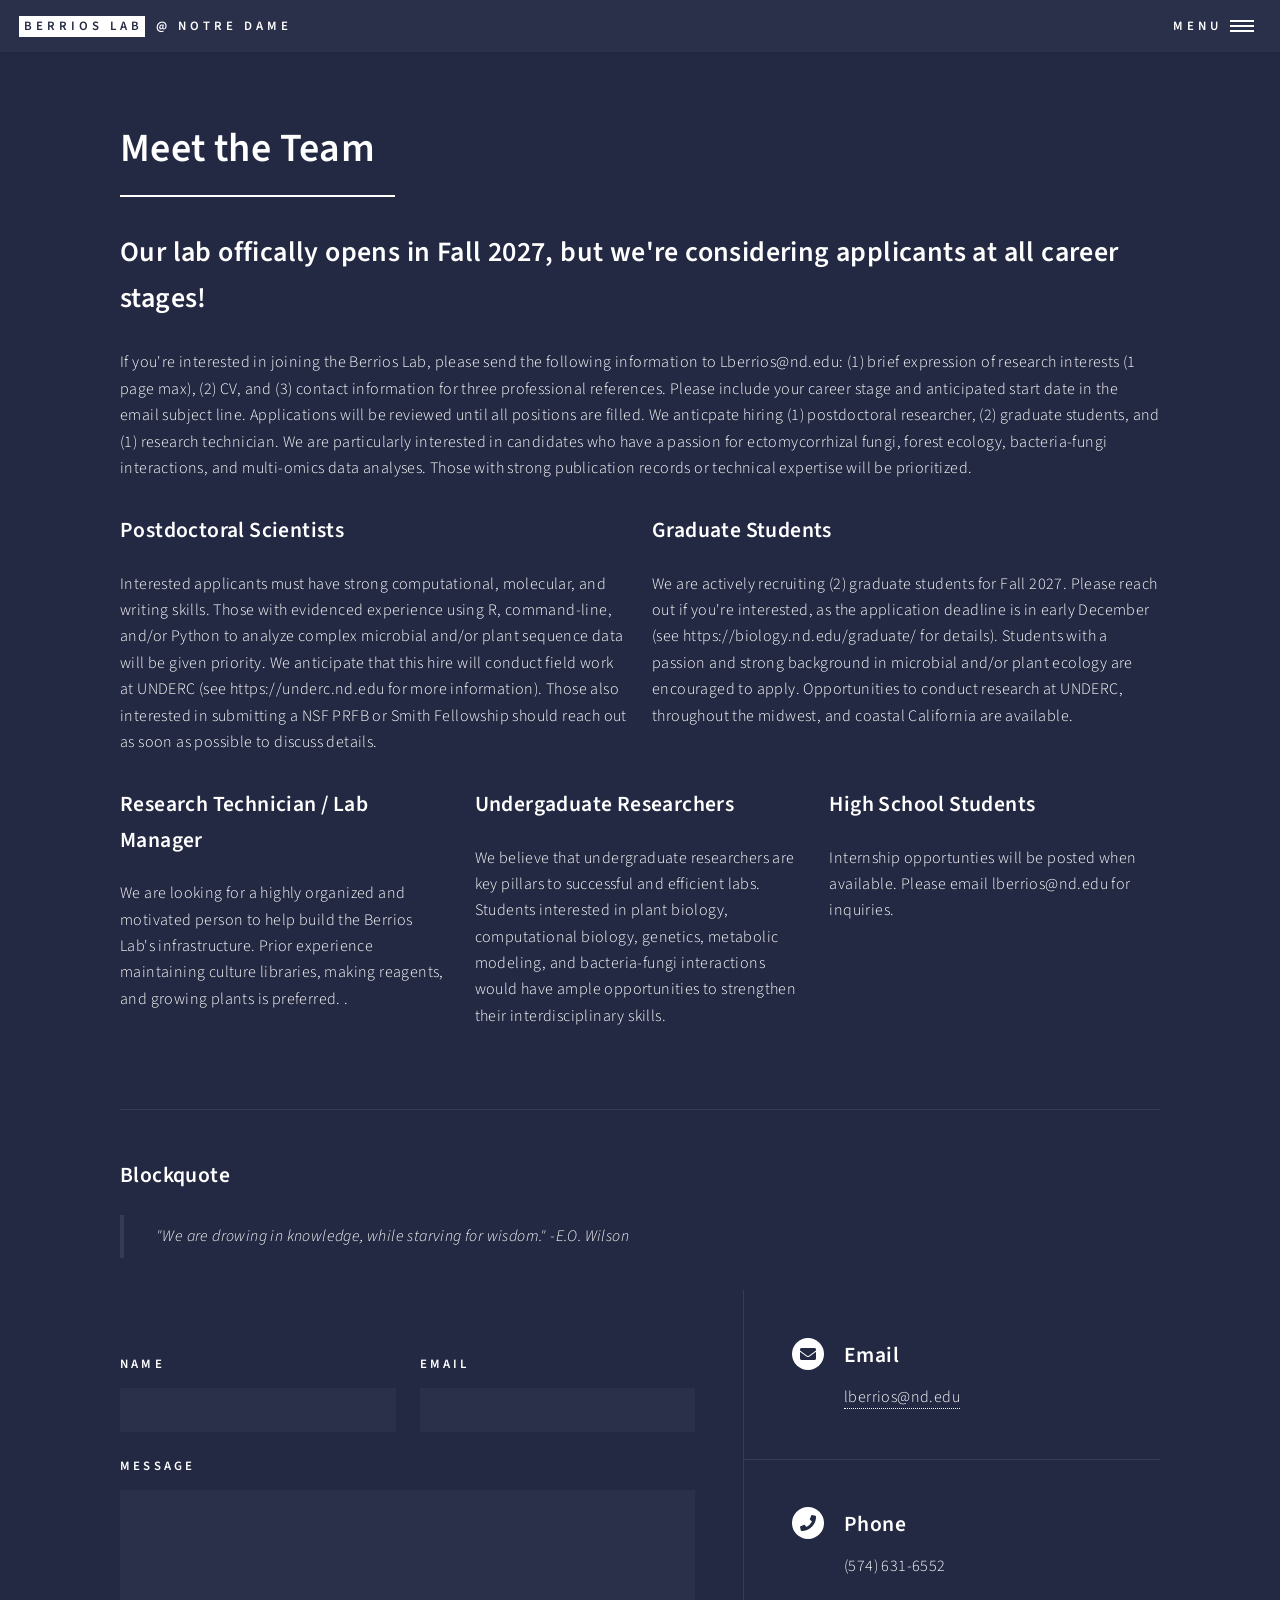
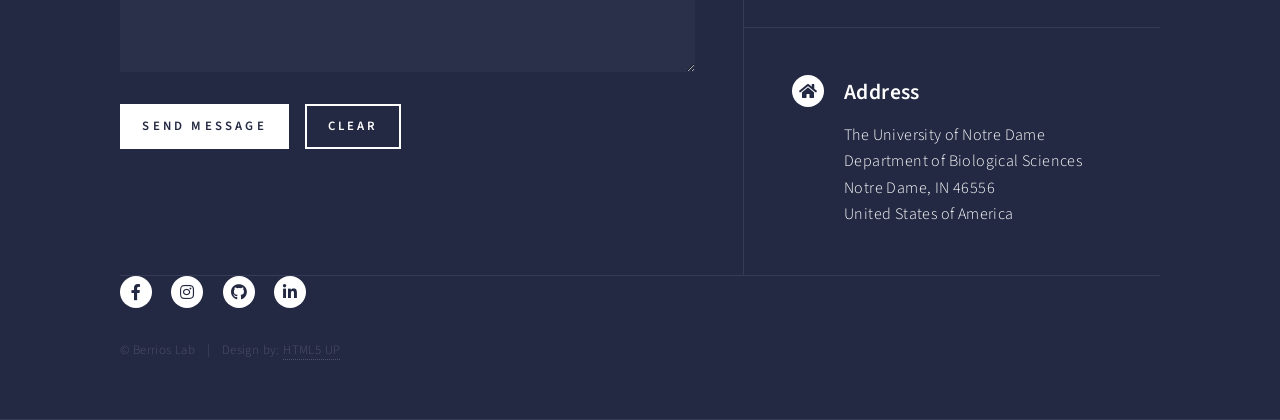
<file: elements.html>
<!DOCTYPE HTML>
<!--
	Forty by HTML5 UP
	html5up.net | @ajlkn
	Free for personal and commercial use under the CCA 3.0 license (html5up.net/license)
-->
<html>
	<head>
		<title>Berrios Lab</title>
		<meta charset="utf-8" />
		<meta name="viewport" content="width=device-width, initial-scale=1, user-scalable=no" />
		<link rel="stylesheet" href="assets/css/main.css" />
		<noscript><link rel="stylesheet" href="assets/css/noscript.css" /></noscript>
	</head>
	<body class="is-preload">

		<!-- Wrapper -->
			<div id="wrapper">

				<!-- Header -->
					<header id="header">
						<a href="index.html" class="logo"><strong>Berrios Lab</strong> <span>@ Notre Dame</span></a>
						<nav>
							<a href="#menu">Menu</a>
						</nav>
					</header>

				<!-- Menu -->
					<nav id="menu">
						<ul class="links">
							<li><a href="index.html">Home</a></li>
							<li><a href="landing.html">About</a></li>
							<li><a href="elements.html">Team Members</a></li>
							<li><a href="outreach.html">Outreach</a></li>
						</ul>
					</nav>

				<!-- Main -->
					<div id="main" class="alt">

						<!-- One -->
							<section id="one">
								<div class="inner">
									<header class="major">
										<h1>Meet the Team</h1>
									</header>

									<!-- Content -->
										<h2 id="content">Our lab offically opens in Fall 2027, but we're considering applicants at all career stages!</h2>
										<p>If you're interested in joining the Berrios Lab, please send the following information to Lberrios@nd.edu: (1) brief expression of research interests (1 page max), (2) CV,
											and (3) contact information for three professional references. Please include your career stage and anticipated start date in the email subject line. Applications will be reviewed until
											all positions are filled. We anticpate hiring (1) postdoctoral researcher, (2) graduate students, and (1) research technician. We are particularly interested in candidates who have a passion 
											for ectomycorrhizal fungi, forest ecology, bacteria-fungi interactions, and multi-omics data analyses. Those with strong publication records or technical expertise will be prioritized. </p>
										<div class="row">
											<div class="col-6 col-12-small">
												<h3>Postdoctoral Scientists</h3>
												<p>Interested applicants must have strong computational, molecular, and writing skills. Those with evidenced experience using R, command-line, and/or Python to analyze complex microbial and/or plant 
													sequence data will be given priority. We anticipate that this hire will conduct field work at UNDERC (see https://underc.nd.edu for more information). Those also interested in 
												submitting a NSF PRFB or Smith Fellowship should reach out as soon as possible to discuss details.</p>
											</div>
											<div class="col-6 col-12-small">
												<h3>Graduate Students</h3>
												<p> We are actively recruiting (2) graduate students for Fall 2027. Please reach out if you're interested, as the application deadline is in early December (see https://biology.nd.edu/graduate/ for details).
												 Students with a passion and strong background in microbial and/or plant ecology are encouraged to apply. Opportunities to conduct research at UNDERC, throughout the midwest, and coastal California are available.</p>
											</div>
											<!-- Break -->
											<div class="col-4 col-12-medium">
												<h3>Research Technician / Lab Manager</h3>
												<p>We are looking for a highly organized and motivated person to help build the Berrios Lab's infrastructure. Prior experience maintaining culture libraries, making reagents, and growing plants is preferred. .</p>
											</div>
											<div class="col-4 col-12-medium">
												<h3>Undergaduate Researchers</h3>
												<p>We believe that undergraduate researchers are key pillars to successful and efficient labs. Students interested in plant biology, computational biology, genetics, metabolic modeling, and bacteria-fungi 
													interactions would have ample opportunities to strengthen their interdisciplinary skills.</p>
											</div>
											<div class="col-4 col-12-medium">
												<h3>High School Students</h3>
												<p>Internship opportunties will be posted when available. Please email lberrios@nd.edu for inquiries. </p>
											</div>
										</div>

									<hr class="major" />

												<!-- Blockquote -->
													<h3>Blockquote</h3>
													<blockquote>"We are drowing in knowledge, while starving for wisdom."
													-E.O. Wilson</blockquote>

				<!-- Contact -->
					<section id="contact">
						<div class="inner">
							<section>
								<form method="post" action="#">
									<div class="fields">
										<div class="field half">
											<label for="name">Name</label>
											<input type="text" name="name" id="name" />
										</div>
										<div class="field half">
											<label for="email">Email</label>
											<input type="text" name="email" id="email" />
										</div>
										<div class="field">
											<label for="message">Message</label>
											<textarea name="message" id="message" rows="6"></textarea>
										</div>
									</div>
									<ul class="actions">
										<li><input type="submit" value="Send Message" class="primary" /></li>
										<li><input type="reset" value="Clear" /></li>
									</ul>
								</form>
							</section>
							<section class="split">
								<section>
									<div class="contact-method">
										<span class="icon solid alt fa-envelope"></span>
										<h3>Email</h3>
										<a href="#">lberrios@nd.edu</a>
									</div>
								</section>
								<section>
									<div class="contact-method">
										<span class="icon solid alt fa-phone"></span>
										<h3>Phone</h3>
										<span>(574) 631-6552</span>
									</div>
								</section>
								<section>
									<div class="contact-method">
										<span class="icon solid alt fa-home"></span>
										<h3>Address</h3>
										<span>The University of Notre Dame<br />
											Department of Biological Sciences <br />
										Notre Dame, IN 46556 <br />
										United States of America</span>
									</div>
								</section>
							</section>
						</div>
					</section>

				<!-- Footer -->
					<footer id="footer">
						<div class="inner">
							<ul class="icons">
								<li><a href="#" class="icon brands alt fa-facebook-f"><span class="label">Facebook</span></a></li>
								<li><a href="#" class="icon brands alt fa-instagram"><span class="label">Instagram</span></a></li>
								<li><a href="#" class="icon brands alt fa-github"><span class="label">GitHub</span></a></li>
								<li><a href="#" class="icon brands alt fa-linkedin-in"><span class="label">LinkedIn</span></a></li>
							</ul>
							<ul class="copyright">
								<li>&copy; Berrios Lab</li><li>Design by: <a href="https://html5up.net">HTML5 UP</a></li>
							</ul>
						</div>
					</footer>

			</div>

		<!-- Scripts -->
			<script src="assets/js/jquery.min.js"></script>
			<script src="assets/js/jquery.scrolly.min.js"></script>
			<script src="assets/js/jquery.scrollex.min.js"></script>
			<script src="assets/js/browser.min.js"></script>
			<script src="assets/js/breakpoints.min.js"></script>
			<script src="assets/js/util.js"></script>
			<script src="assets/js/main.js"></script>

	</body>
</html>
</file>
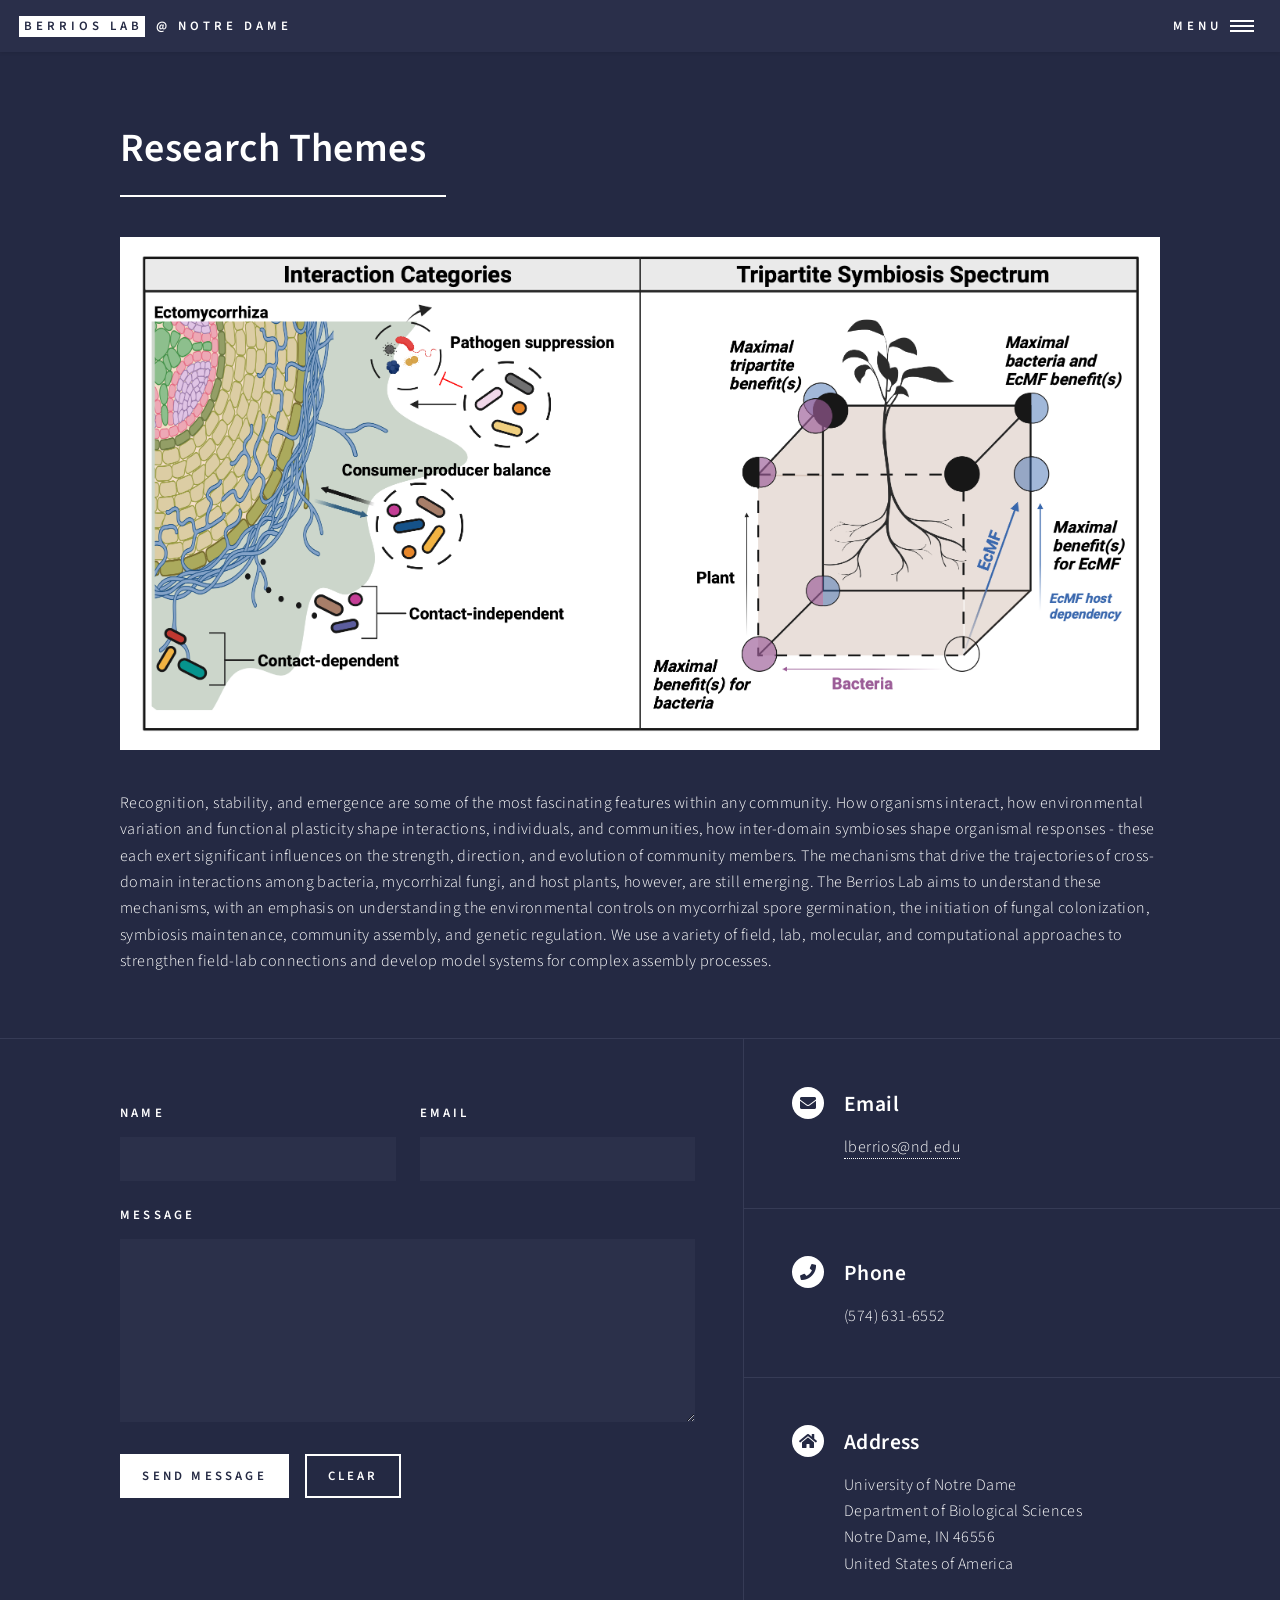
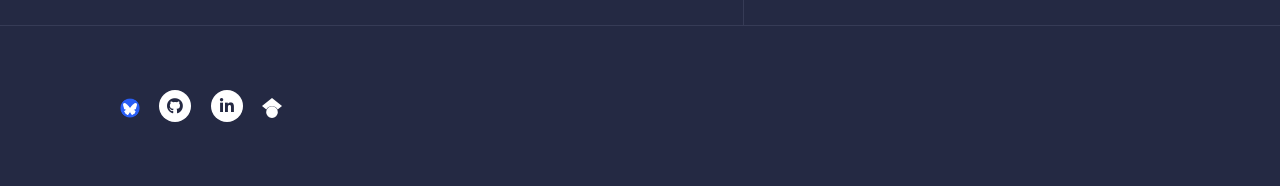
<file: generic.html>
<!DOCTYPE HTML>
<!--
	Forty by HTML5 UP
	html5up.net | @ajlkn
	Free for personal and commercial use under the CCA 3.0 license (html5up.net/license)
-->
<html>
	<head>
		<title>Berrios Lab</title>
		<meta charset="utf-8" />
		<meta name="viewport" content="width=device-width, initial-scale=1, user-scalable=no" />
		<link rel="stylesheet" href="assets/css/main.css" />
		<noscript><link rel="stylesheet" href="assets/css/noscript.css" /></noscript>
	</head>
	<body class="is-preload">

		<!-- Wrapper -->
			<div id="wrapper">

				<!-- Header -->
					<header id="header">
						<a href="index.html" class="logo"><strong>Berrios Lab</strong> <span>@ Notre Dame</span></a>
						<nav>
							<a href="#menu">Menu</a>
						</nav>
					</header>

				<!-- Menu -->
					<nav id="menu">
						<ul class="links">
							<li><a href="index.html">Home</a></li>
							<li><a href="research.html">Research</a></li>
							<li><a href="team.html">Team Members</a></li>
							<li><a href="outreach.html">Outreach</a></li>
						</ul>
						<ul class="actions stacked">
						</ul>
					</nav>

				<!-- Main -->
					<div id="main" class="alt">

						<!-- One -->
							<section id="one">
								<div class="inner">
									<header class="major">
										<h1>Research Themes</h1>
									</header>
									<span class="image main"><img src="images/Mechanisms_of_Action_Fig2.png" alt="" /></span>
									<p> Recognition, stability, and emergence are some of the most fascinating features within any community. How organisms interact,
										how environmental variation and functional plasticity shape interactions, individuals, and communities, how inter-domain 
										symbioses shape organismal responses - these each exert significant influences on the strength, direction, and evolution of community members. 
										The mechanisms that drive the trajectories of cross-domain interactions among bacteria, mycorrhizal fungi, and host plants, however, are still emerging. 
										The Berrios Lab aims to understand these mechanisms, with an emphasis on understanding the environmental controls on mycorrhizal spore germination, the
										initiation of fungal colonization, symbiosis maintenance, community assembly, and genetic regulation. We use a variety of field, lab, molecular, and computational
									approaches to strengthen field-lab connections and develop model systems for complex assembly processes.</p>
							</section>

					</div>

				<!-- Contact -->
					<section id="contact">
						<div class="inner">
							<section>
								<form method="post" action="#">
									<div class="fields">
										<div class="field half">
											<label for="name">Name</label>
											<input type="text" name="name" id="name" />
										</div>
										<div class="field half">
											<label for="email">Email</label>
											<input type="text" name="email" id="email" />
										</div>
										<div class="field">
											<label for="message">Message</label>
											<textarea name="message" id="message" rows="6"></textarea>
										</div>
									</div>
									<ul class="actions">
										<li><input type="submit" value="Send Message" class="primary" /></li>
										<li><input type="reset" value="Clear" /></li>
									</ul>
								</form>
							</section>
							<section class="split">
								<section>
									<div class="contact-method">
										<span class="icon solid alt fa-envelope"></span>
										<h3>Email</h3>
										<a href="#">lberrios@nd.edu</a>
									</div>
								</section>
								<section>
									<div class="contact-method">
										<span class="icon solid alt fa-phone"></span>
										<h3>Phone</h3>
										<span> (574) 631-6552</span>
									</div>
								</section>
								<section>
									<div class="contact-method">
										<span class="icon solid alt fa-home"></span>
										<h3>Address</h3>
										<span>
										University of Notre Dame <br />
										Department of Biological Sciences <br /> 
										Notre Dame, IN 46556 <br />
										United States of America</span>
									</div>
								</section>
							</section>
						</div>
					</section>

					<!-- Footer -->
					<footer id="footer">
						<div class="inner">
							<ul class="icons">
   <li>
    <a href="https://bsky.app/profile/louberrios.bsky.social" class="image-icon">
        <img src="images/bluesky-social-logo.png"
             alt="Bluesky"
             style="width:1.25em;height:1.25em;vertical-align:middle;">
    </a>
</li>
								
    <li>
        <a href="https://github.com/LouisBerrios"
           class="icon brands alt fa-github">
            <span class="label">GitHub</span>
        </a>
    </li>

    <li>
        <a href="https://www.linkedin.com/in/louis-berrios-b2316a267/"
           class="icon brands alt fa-linkedin-in">
            <span class="label">LinkedIn</span>
        </a>
    </li>

   <li>
    <a href="https://scholar.google.com/citations?user=UKVTgq8AAAAJ&hl=en&oi=ao" class="image-icon">
        <img src="images/Google-Scholar.svg"
     alt="Google Scholar"
     style="width:1.25em;height:1.25em;vertical-align:middle;
            filter: brightness(0) invert(1);">
    </a>
</li>
</ul>

			</div>

		<!-- Scripts -->
			<script src="assets/js/jquery.min.js"></script>
			<script src="assets/js/jquery.scrolly.min.js"></script>
			<script src="assets/js/jquery.scrollex.min.js"></script>
			<script src="assets/js/browser.min.js"></script>
			<script src="assets/js/breakpoints.min.js"></script>
			<script src="assets/js/util.js"></script>
			<script src="assets/js/main.js"></script>

	</body>
</html>
</file>
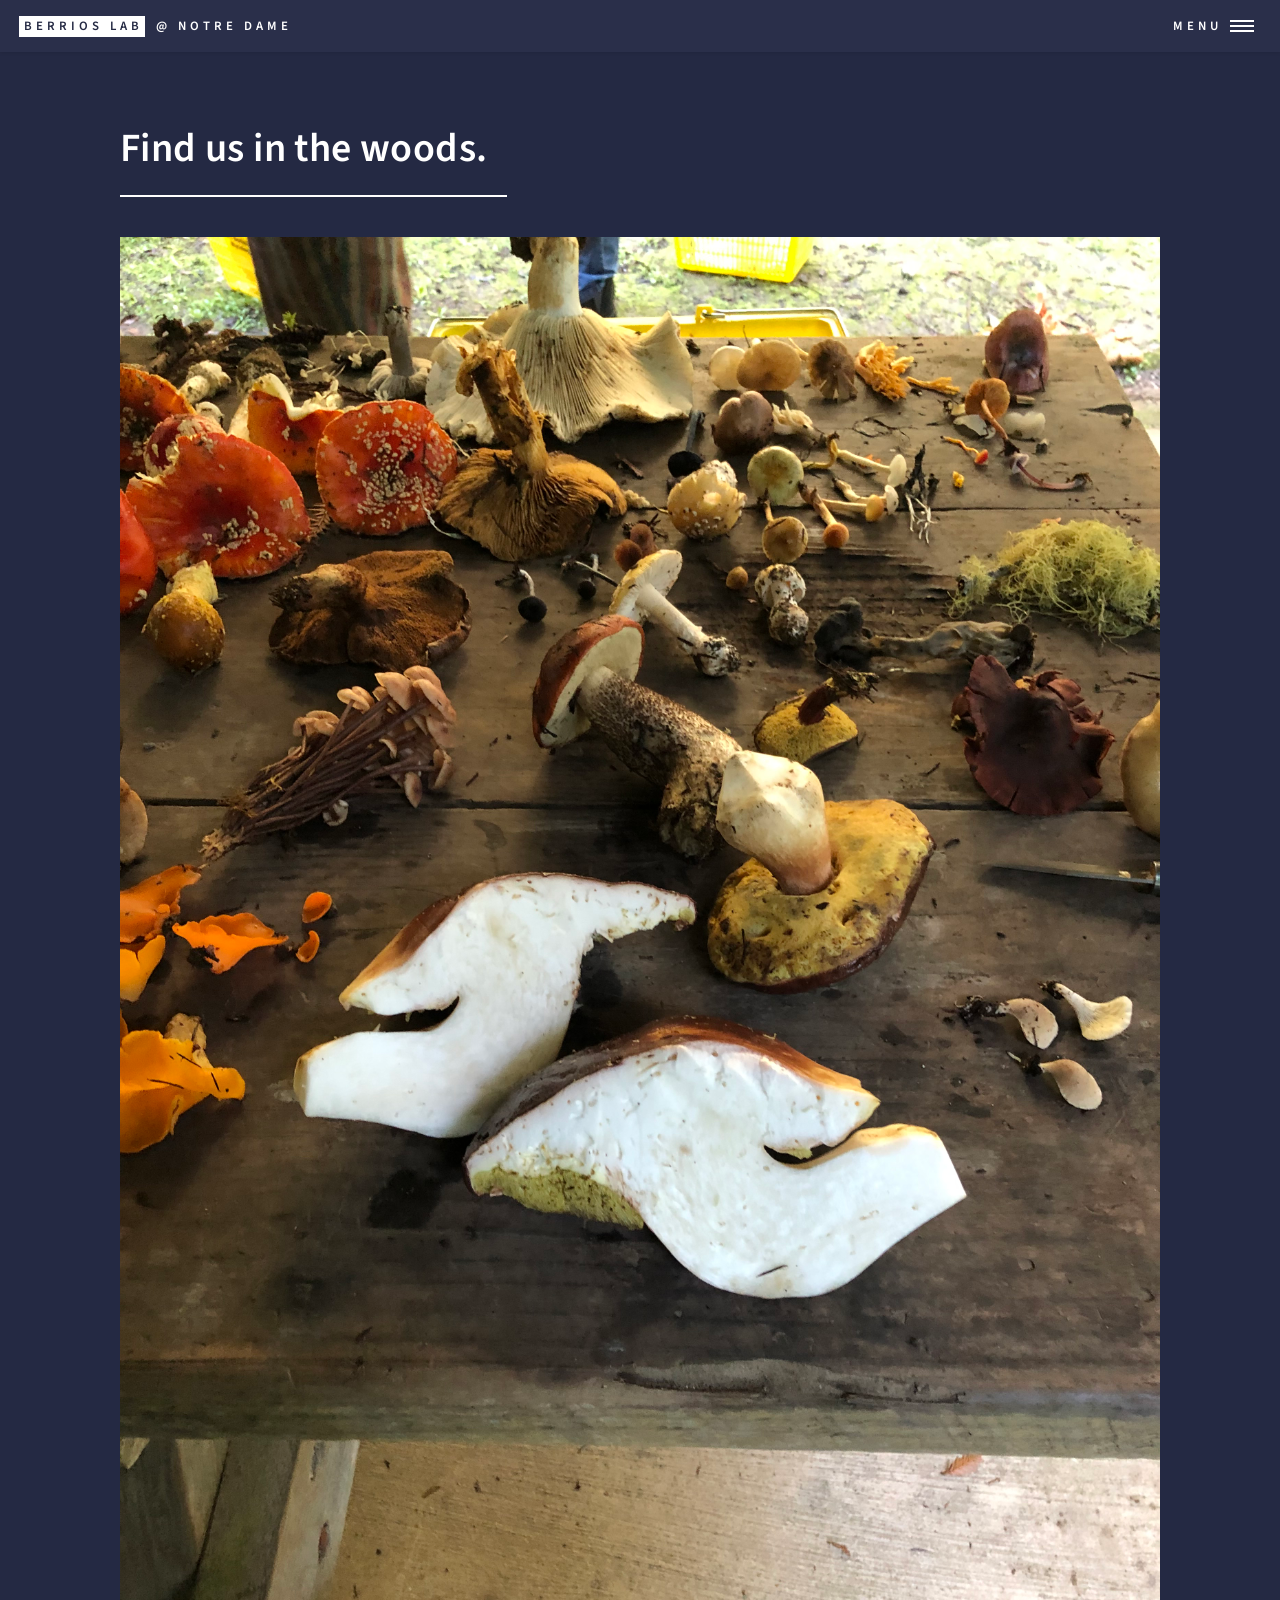
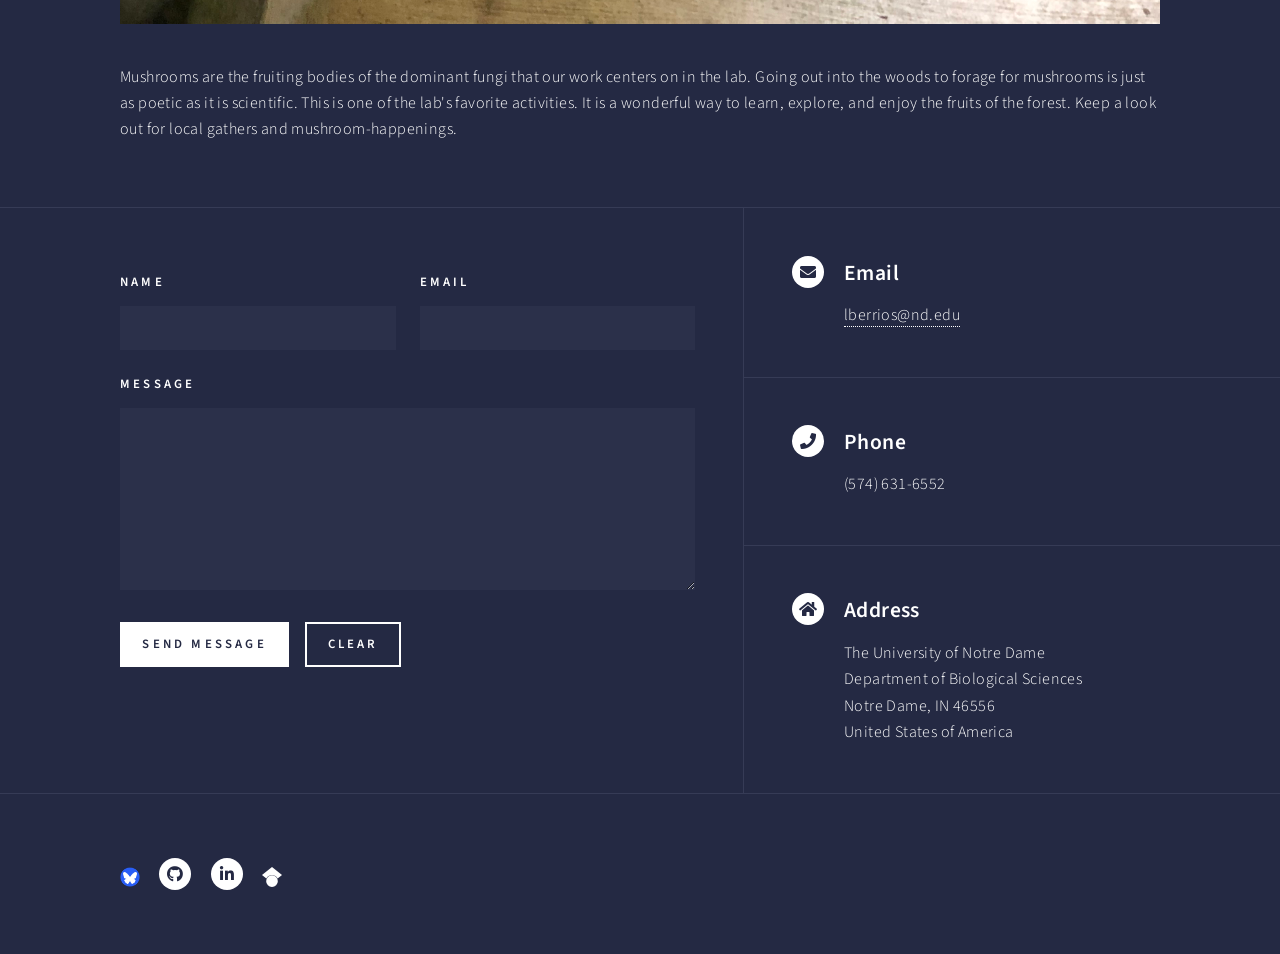
<file: mushrooms.html>
<!DOCTYPE HTML>
<!--
	Forty by HTML5 UP
	html5up.net | @ajlkn
	Free for personal and commercial use under the CCA 3.0 license (html5up.net/license)
-->
<html>
	<head>
		<title>Berrios Lab</title>
		<meta charset="utf-8" />
		<meta name="viewport" content="width=device-width, initial-scale=1, user-scalable=no" />
		<link rel="stylesheet" href="assets/css/main.css" />
		<noscript><link rel="stylesheet" href="assets/css/noscript.css" /></noscript>
	</head>
	<body class="is-preload">

		<!-- Wrapper -->
			<div id="wrapper">

				<!-- Header -->
					<header id="header">
						<a href="index.html" class="logo"><strong>Berrios Lab</strong> <span>@ Notre Dame</span></a>
						<nav>
							<a href="#menu">Menu</a>
						</nav>
					</header>

				<!-- Menu -->
					<nav id="menu">
						<ul class="links">
							<li><a href="index.html">Home</a></li>
							<li><a href="research.html">Research</a></li>
							<li><a href="team.html">Team Members</a></li>
							<li><a href="outreach.html">Outreach</a></li>
						</ul>
						<ul class="actions stacked">
						</ul>
					</nav>

				<!-- Main -->
					<div id="main" class="alt">

						<!-- One -->
							<section id="one">
								<div class="inner">
									<header class="major">
										<h1>Find us in the woods.</h1>
									</header>
									<span class="image main"><img src="images/MushroomTable21.jpeg" alt="" /></span>
									<p> Mushrooms are the fruiting bodies of the dominant fungi that our work centers on in the lab. Going out into the woods to forage for mushrooms is just as poetic as it is scientific. 
                    This is one of the lab's favorite activities. It is a wonderful way to learn, explore, and enjoy the fruits of the forest. Keep a look out for local gathers and mushroom-happenings.</p>
							</section>

					</div>

				<!-- Contact -->
					<section id="contact">
						<div class="inner">
							<section>
								<form method="post" action="#">
									<div class="fields">
										<div class="field half">
											<label for="name">Name</label>
											<input type="text" name="name" id="name" />
										</div>
										<div class="field half">
											<label for="email">Email</label>
											<input type="text" name="email" id="email" />
										</div>
										<div class="field">
											<label for="message">Message</label>
											<textarea name="message" id="message" rows="6"></textarea>
										</div>
									</div>
									<ul class="actions">
										<li><input type="submit" value="Send Message" class="primary" /></li>
										<li><input type="reset" value="Clear" /></li>
									</ul>
								</form>
							</section>
							<section class="split">
								<section>
									<div class="contact-method">
										<span class="icon solid alt fa-envelope"></span>
										<h3>Email</h3>
										<a href="#">lberrios@nd.edu</a>
									</div>
								</section>
								<section>
									<div class="contact-method">
										<span class="icon solid alt fa-phone"></span>
										<h3>Phone</h3>
										<span> (574) 631-6552</span>
									</div>
								</section>
								<section>
									<div class="contact-method">
										<span class="icon solid alt fa-home"></span>
										<h3>Address</h3>
										<span>
										The University of Notre Dame <br />
										Department of Biological Sciences <br /> 
										Notre Dame, IN 46556 <br />
										United States of America</span>
									</div>
								</section>
							</section>
						</div>
					</section>

					<!-- Footer -->
					<footer id="footer">
						<div class="inner">
							<ul class="icons">
   <li>
    <a href="https://bsky.app/profile/louberrios.bsky.social" class="image-icon">
        <img src="images/bluesky-social-logo.png"
             alt="Bluesky"
             style="width:1.25em;height:1.25em;vertical-align:middle;">
    </a>
</li>
								
    <li>
        <a href="https://github.com/LouisBerrios"
           class="icon brands alt fa-github">
            <span class="label">GitHub</span>
        </a>
    </li>

    <li>
        <a href="https://www.linkedin.com/in/louis-berrios-b2316a267/"
           class="icon brands alt fa-linkedin-in">
            <span class="label">LinkedIn</span>
        </a>
    </li>

   <li>
    <a href="https://scholar.google.com/citations?user=UKVTgq8AAAAJ&hl=en&oi=ao" class="image-icon">
        <img src="images/Google-Scholar.svg"
     alt="Google Scholar"
     style="width:1.25em;height:1.25em;vertical-align:middle;
            filter: brightness(0) invert(1);">
    </a>
</li>
</ul>

			</div>

		<!-- Scripts -->
			<script src="assets/js/jquery.min.js"></script>
			<script src="assets/js/jquery.scrolly.min.js"></script>
			<script src="assets/js/jquery.scrollex.min.js"></script>
			<script src="assets/js/browser.min.js"></script>
			<script src="assets/js/breakpoints.min.js"></script>
			<script src="assets/js/util.js"></script>
			<script src="assets/js/main.js"></script>

	</body>
</html>
</file>
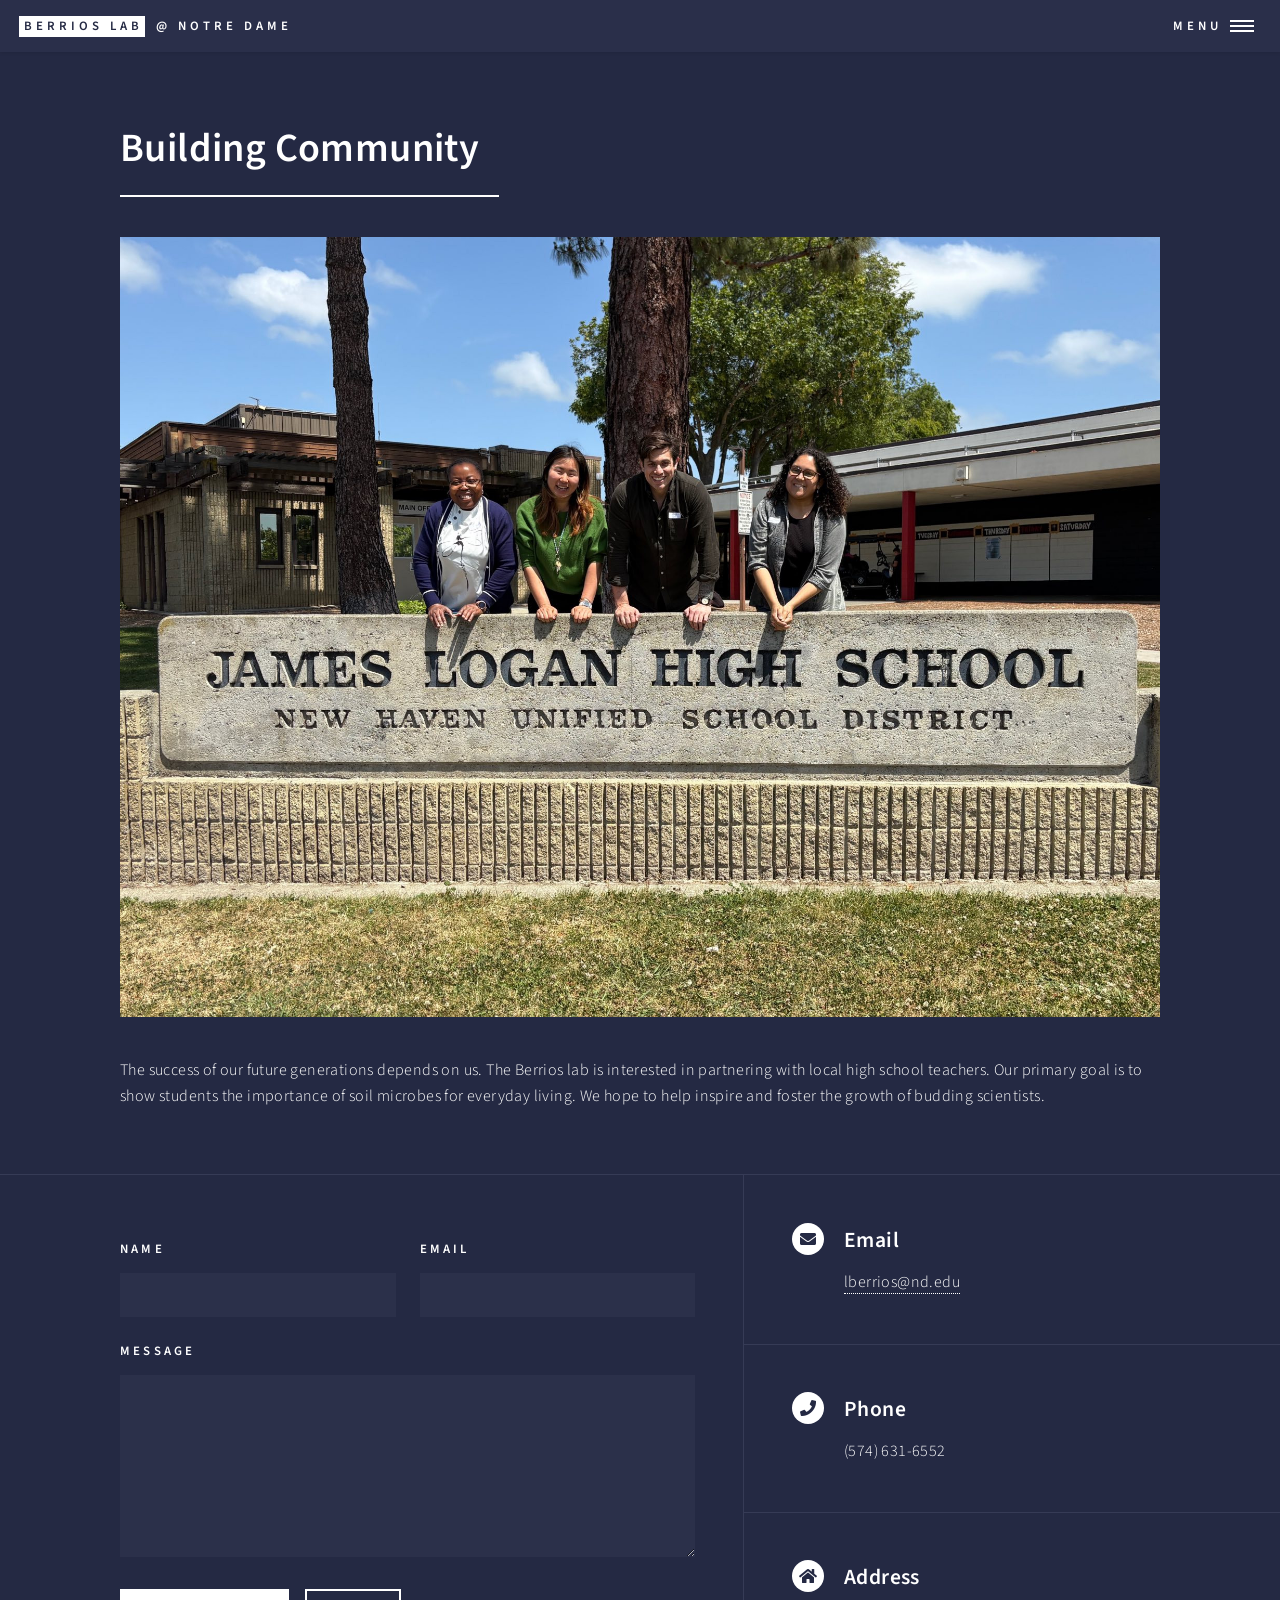
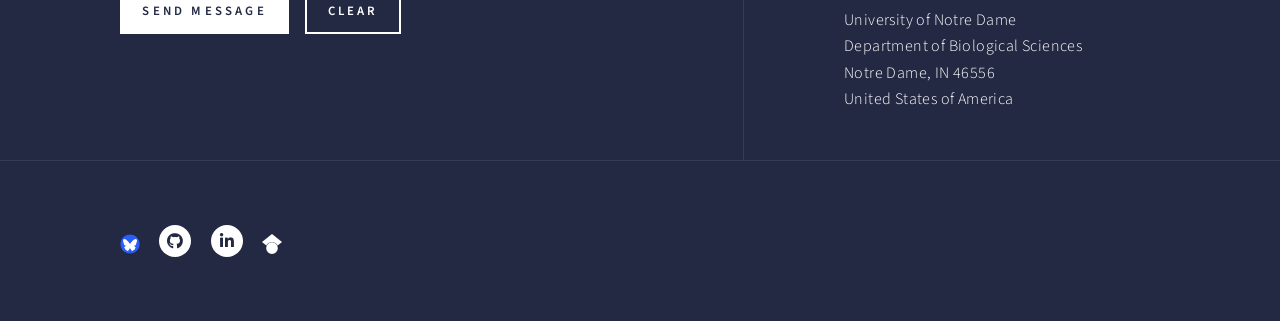
<file: outreach.html>
<!DOCTYPE HTML>
<!--
	Forty by HTML5 UP
	html5up.net | @ajlkn
	Free for personal and commercial use under the CCA 3.0 license (html5up.net/license)
-->
<html>
	<head>
		<title>Berrios Lab</title>
		<meta charset="utf-8" />
		<meta name="viewport" content="width=device-width, initial-scale=1, user-scalable=no" />
		<link rel="stylesheet" href="assets/css/main.css" />
		<noscript><link rel="stylesheet" href="assets/css/noscript.css" /></noscript>
	</head>
	<body class="is-preload">

		<!-- Wrapper -->
			<div id="wrapper">

				<!-- Header -->
					<header id="header">
						<a href="index.html" class="logo"><strong>Berrios Lab</strong> <span>@ Notre Dame</span></a>
						<nav>
							<a href="#menu">Menu</a>
						</nav>
					</header>

				<!-- Menu -->
					<nav id="menu">
						<ul class="links">
							<li><a href="index.html">Home</a></li>
							<li><a href="research.html">Research</a></li>
							<li><a href="team.html">Team Members</a></li>
              				<li><a href="outreach.html">Outreach</a></li>
						</ul>
						<ul class="actions stacked">
						</ul>
					</nav>

				<!-- Main -->
					<div id="main" class="alt">

						<!-- One -->
							<section id="one">
								<div class="inner">
									<header class="major">
										<h1>Building Community</h1>
									</header>
									<span class="image main"><img src="images/JLHS.PNG" alt="" /></span>
									<p> The success of our future generations depends on us. The Berrios lab is interested in partnering with local high school teachers. 
                    Our primary goal is to show students the importance of soil microbes for everyday living. We hope to help inspire and foster the growth 
                    of budding scientists.</p>
							</section>

					</div>

				<!-- Contact -->
					<section id="contact">
						<div class="inner">
							<section>
								<form method="post" action="#">
									<div class="fields">
										<div class="field half">
											<label for="name">Name</label>
											<input type="text" name="name" id="name" />
										</div>
										<div class="field half">
											<label for="email">Email</label>
											<input type="text" name="email" id="email" />
										</div>
										<div class="field">
											<label for="message">Message</label>
											<textarea name="message" id="message" rows="6"></textarea>
										</div>
									</div>
									<ul class="actions">
										<li><input type="submit" value="Send Message" class="primary" /></li>
										<li><input type="reset" value="Clear" /></li>
									</ul>
								</form>
							</section>
							<section class="split">
								<section>
									<div class="contact-method">
										<span class="icon solid alt fa-envelope"></span>
										<h3>Email</h3>
										<a href="#">lberrios@nd.edu</a>
									</div>
								</section>
								<section>
									<div class="contact-method">
										<span class="icon solid alt fa-phone"></span>
										<h3>Phone</h3>
										<span> (574) 631-6552</span>
									</div>
								</section>
								<section>
									<div class="contact-method">
										<span class="icon solid alt fa-home"></span>
										<h3>Address</h3>
										<span>
										University of Notre Dame <br />
										Department of Biological Sciences <br /> 
										Notre Dame, IN 46556 <br />
										United States of America</span>
									</div>
								</section>
							</section>
						</div>
					</section>

					<!-- Footer -->
					<footer id="footer">
						<div class="inner">
							<ul class="icons">
   <li>
    <a href="https://bsky.app/profile/louberrios.bsky.social" class="image-icon">
        <img src="images/bluesky-social-logo.png"
             alt="Bluesky"
             style="width:1.25em;height:1.25em;vertical-align:middle;">
    </a>
</li>
								
    <li>
        <a href="https://github.com/LouisBerrios"
           class="icon brands alt fa-github">
            <span class="label">GitHub</span>
        </a>
    </li>

    <li>
        <a href="https://www.linkedin.com/in/louis-berrios-b2316a267/"
           class="icon brands alt fa-linkedin-in">
            <span class="label">LinkedIn</span>
        </a>
    </li>

   <li>
    <a href="https://scholar.google.com/citations?user=UKVTgq8AAAAJ&hl=en&oi=ao" class="image-icon">
        <img src="images/Google-Scholar.svg"
     alt="Google Scholar"
     style="width:1.25em;height:1.25em;vertical-align:middle;
            filter: brightness(0) invert(1);">
    </a>
</li>
</ul>

			</div>

		<!-- Scripts -->
			<script src="assets/js/jquery.min.js"></script>
			<script src="assets/js/jquery.scrolly.min.js"></script>
			<script src="assets/js/jquery.scrollex.min.js"></script>
			<script src="assets/js/browser.min.js"></script>
			<script src="assets/js/breakpoints.min.js"></script>
			<script src="assets/js/util.js"></script>
			<script src="assets/js/main.js"></script>

	</body>
</html>
</file>
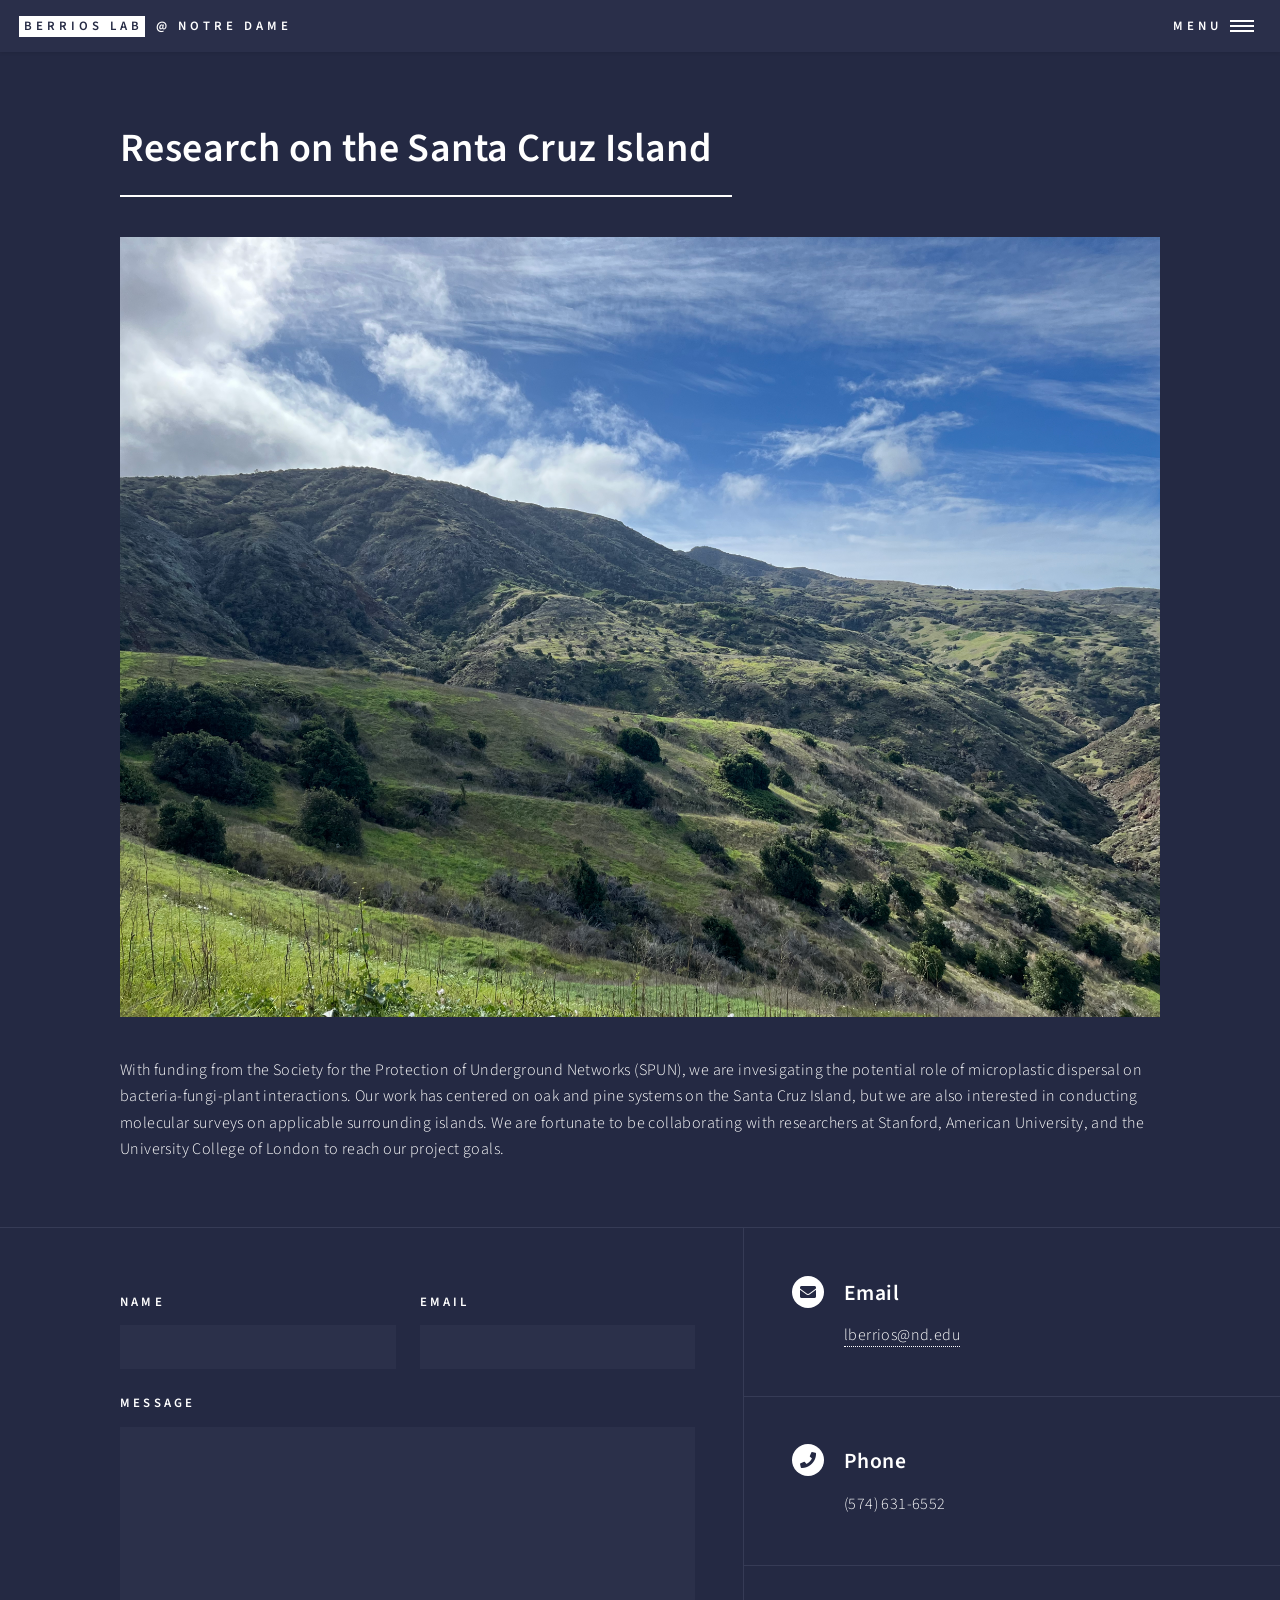
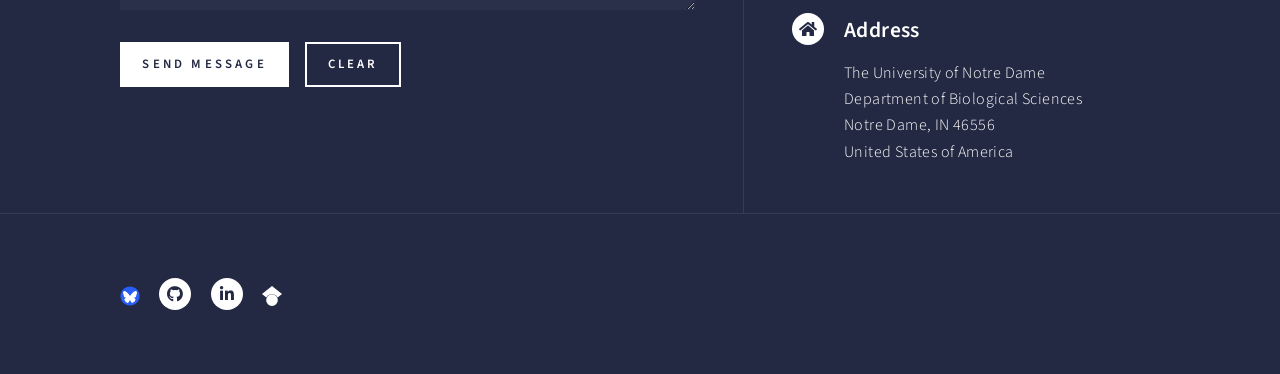
<file: SCI_SPUN.html>
<!DOCTYPE HTML>
<!--
	Forty by HTML5 UP
	html5up.net | @ajlkn
	Free for personal and commercial use under the CCA 3.0 license (html5up.net/license)
-->
<html>
	<head>
		<title>Berrios Lab</title>
		<meta charset="utf-8" />
		<meta name="viewport" content="width=device-width, initial-scale=1, user-scalable=no" />
		<link rel="stylesheet" href="assets/css/main.css" />
		<noscript><link rel="stylesheet" href="assets/css/noscript.css" /></noscript>
	</head>
	<body class="is-preload">

		<!-- Wrapper -->
			<div id="wrapper">

				<!-- Header -->
					<header id="header">
						<a href="index.html" class="logo"><strong>Berrios Lab</strong> <span>@ Notre Dame</span></a>
						<nav>
							<a href="#menu">Menu</a>
						</nav>
					</header>

				<!-- Menu -->
					<nav id="menu">
						<ul class="links">
							<li><a href="index.html">Home</a></li>
							<li><a href="research.html">Research</a></li>
							<li><a href="team.html">Team Members</a></li>
							<li><a href="outreach.html">Outreach</a></li>
						</ul>
						<ul class="actions stacked">
						</ul>
					</nav>

				<!-- Main -->
					<div id="main" class="alt">

						<!-- One -->
							<section id="one">
								<div class="inner">
									<header class="major">
										<h1>Research on the Santa Cruz Island</h1>
									</header>
									<span class="image main"><img src="images/IMG_1636.png" alt="" /></span>
									<p> With funding from the Society for the Protection of Underground Networks (SPUN), we are invesigating the potential role of microplastic dispersal on bacteria-fungi-plant interactions. 
									Our work has centered on oak and pine systems on the Santa Cruz Island, but we are also interested in conducting molecular surveys on applicable surrounding islands. We are fortunate to be 
									collaborating with researchers at Stanford, American University, and the University College of London to reach our project goals.</p>
							</section>

					</div>

				<!-- Contact -->
					<section id="contact">
						<div class="inner">
							<section>
								<form method="post" action="#">
									<div class="fields">
										<div class="field half">
											<label for="name">Name</label>
											<input type="text" name="name" id="name" />
										</div>
										<div class="field half">
											<label for="email">Email</label>
											<input type="text" name="email" id="email" />
										</div>
										<div class="field">
											<label for="message">Message</label>
											<textarea name="message" id="message" rows="6"></textarea>
										</div>
									</div>
									<ul class="actions">
										<li><input type="submit" value="Send Message" class="primary" /></li>
										<li><input type="reset" value="Clear" /></li>
									</ul>
								</form>
							</section>
							<section class="split">
								<section>
									<div class="contact-method">
										<span class="icon solid alt fa-envelope"></span>
										<h3>Email</h3>
										<a href="#">lberrios@nd.edu</a>
									</div>
								</section>
								<section>
									<div class="contact-method">
										<span class="icon solid alt fa-phone"></span>
										<h3>Phone</h3>
										<span> (574) 631-6552</span>
									</div>
								</section>
								<section>
									<div class="contact-method">
										<span class="icon solid alt fa-home"></span>
										<h3>Address</h3>
										<span>
										The University of Notre Dame <br />
										Department of Biological Sciences <br /> 
										Notre Dame, IN 46556 <br />
										United States of America</span>
									</div>
								</section>
							</section>
						</div>
					</section>

					<!-- Footer -->
					<footer id="footer">
						<div class="inner">
							<ul class="icons">
   <li>
    <a href="https://bsky.app/profile/louberrios.bsky.social" class="image-icon">
        <img src="images/bluesky-social-logo.png"
             alt="Bluesky"
             style="width:1.25em;height:1.25em;vertical-align:middle;">
    </a>
</li>
								
    <li>
        <a href="https://github.com/LouisBerrios"
           class="icon brands alt fa-github">
            <span class="label">GitHub</span>
        </a>
    </li>

    <li>
        <a href="https://www.linkedin.com/in/louis-berrios-b2316a267/"
           class="icon brands alt fa-linkedin-in">
            <span class="label">LinkedIn</span>
        </a>
    </li>

   <li>
    <a href="https://scholar.google.com/citations?user=UKVTgq8AAAAJ&hl=en&oi=ao" class="image-icon">
        <img src="images/Google-Scholar.svg"
     alt="Google Scholar"
     style="width:1.25em;height:1.25em;vertical-align:middle;
            filter: brightness(0) invert(1);">
    </a>
</li>
</ul>

			</div>

		<!-- Scripts -->
			<script src="assets/js/jquery.min.js"></script>
			<script src="assets/js/jquery.scrolly.min.js"></script>
			<script src="assets/js/jquery.scrollex.min.js"></script>
			<script src="assets/js/browser.min.js"></script>
			<script src="assets/js/breakpoints.min.js"></script>
			<script src="assets/js/util.js"></script>
			<script src="assets/js/main.js"></script>

	</body>
</html>
</file>
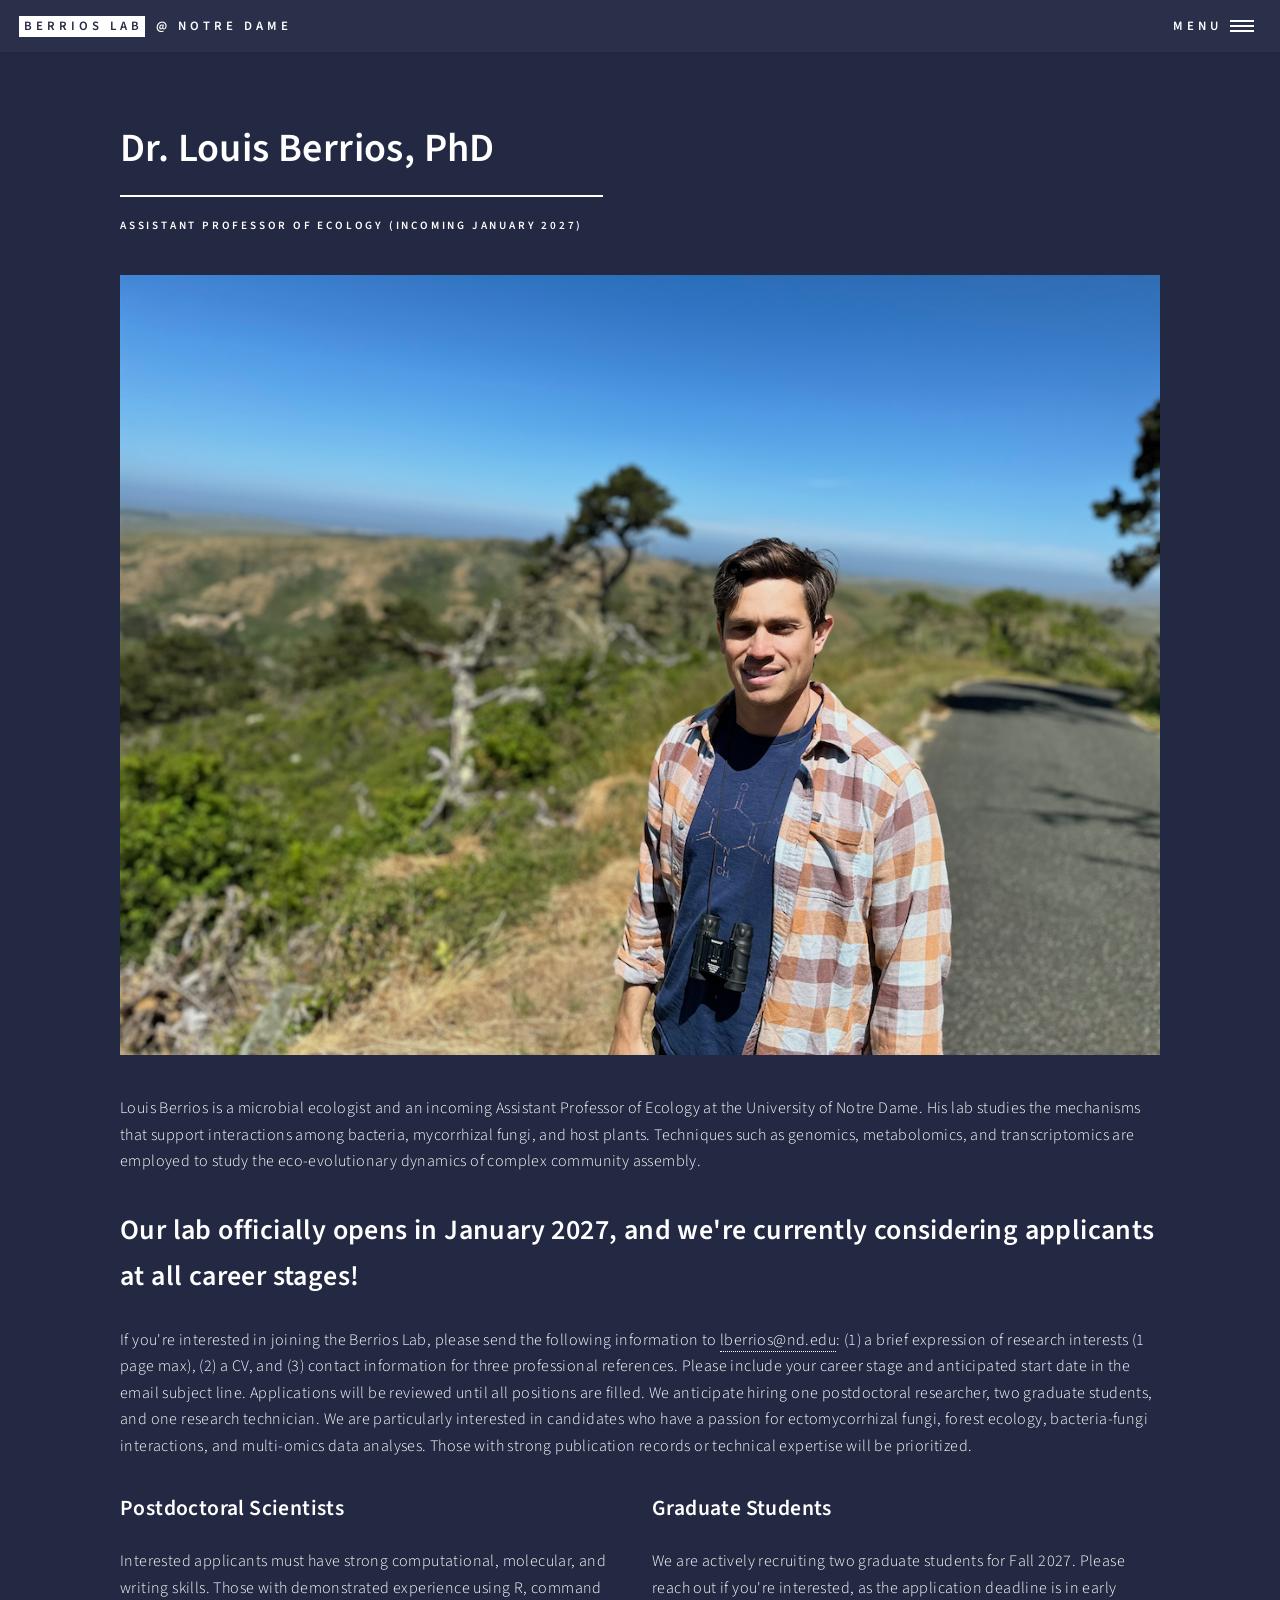
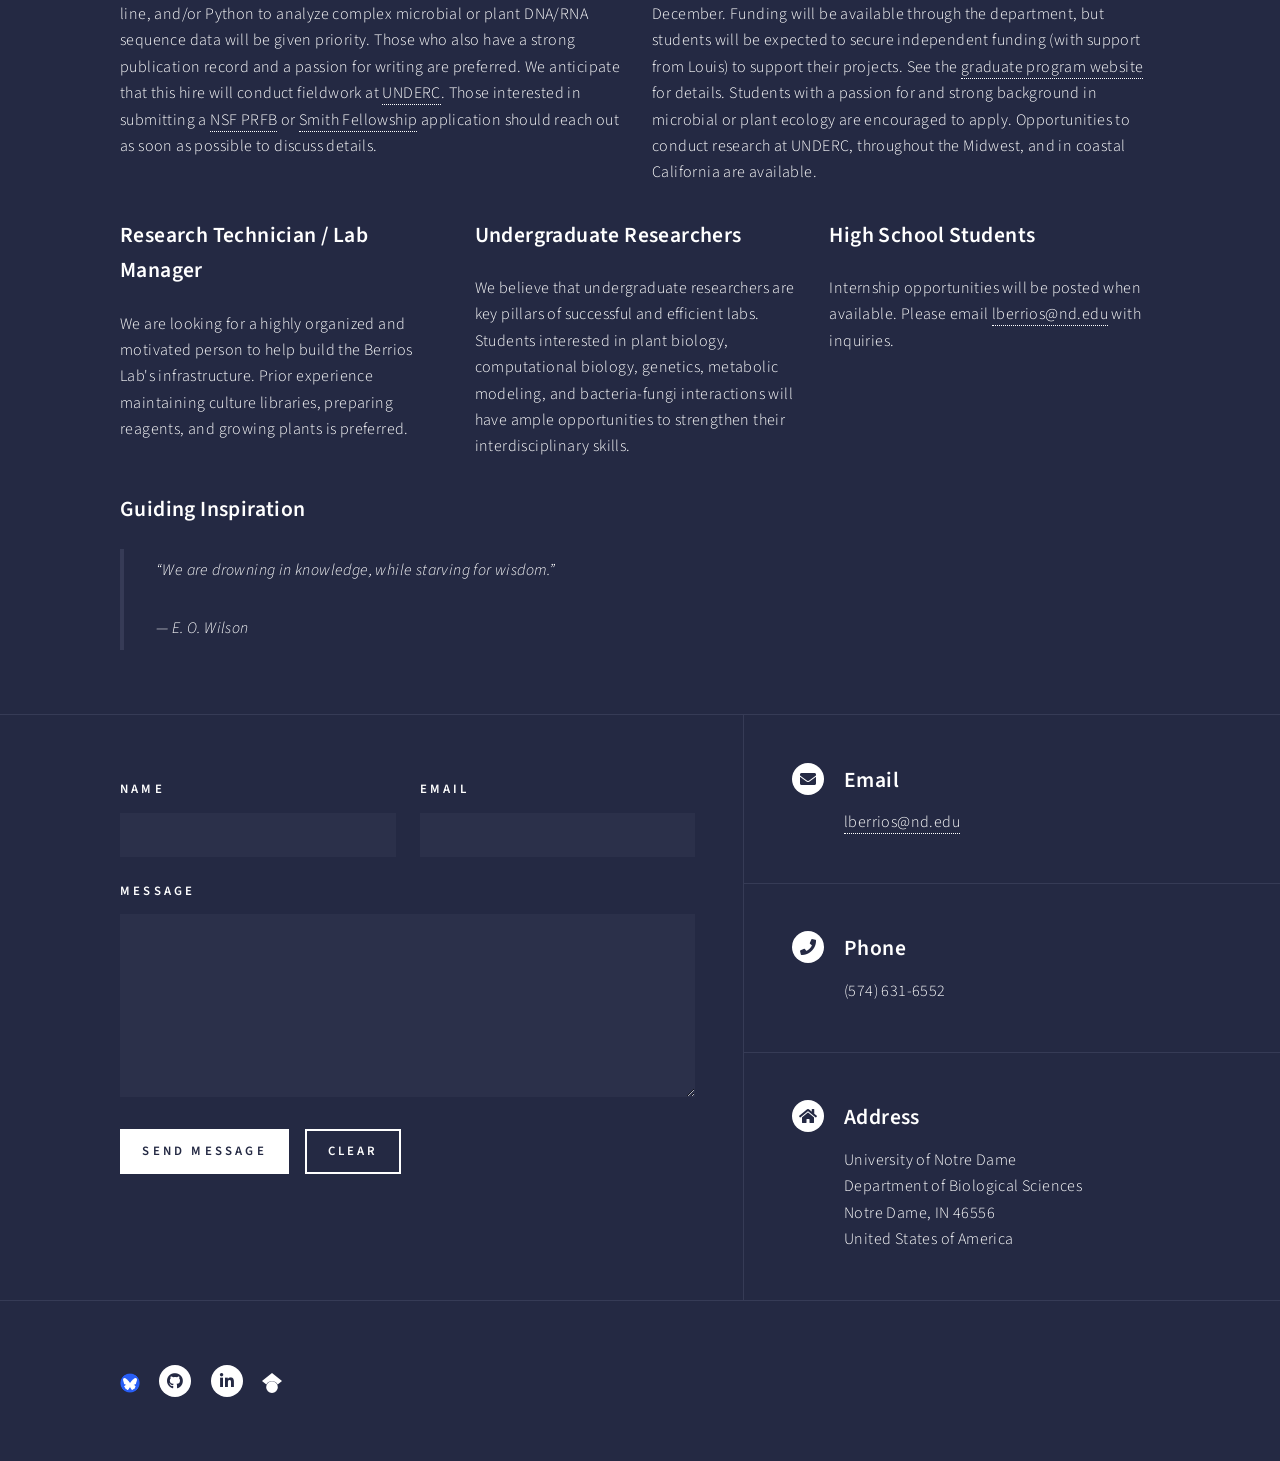
<file: team.html>
<!DOCTYPE HTML>
<!--
	Forty by HTML5 UP
	html5up.net | @ajlkn
	Free for personal and commercial use under the CCA 3.0 license (html5up.net/license)
-->
<html>
	<head>
		<title>Berrios Lab</title>
		<meta charset="utf-8" />
		<meta name="viewport" content="width=device-width, initial-scale=1, user-scalable=no" />
		<link rel="stylesheet" href="assets/css/main.css" />
		<noscript><link rel="stylesheet" href="assets/css/noscript.css" /></noscript>
	</head>
	<body class="is-preload">

		<!-- Wrapper -->
			<div id="wrapper">

				<!-- Header -->
					<header id="header">
						<a href="index.html" class="logo"><strong>Berrios Lab</strong> <span>@ Notre Dame</span></a>
						<nav>
							<a href="#menu">Menu</a>
						</nav>
					</header>

				<!-- Menu -->
					<nav id="menu">
						<ul class="links">
							<li><a href="index.html">Home</a></li>
							<li><a href="research.html">Research</a></li>
							<li><a href="team.html">Team Members</a></li>
							<li><a href="outreach.html">Outreach</a></li>
						</ul>
					</nav>

				<!-- Main -->
<div id="main" class="alt">

	<section id="one">
		<div class="inner">

			<header class="major">
				<h1>Dr. Louis Berrios, PhD</h1>
				<p>Assistant Professor of Ecology (incoming January 2027)</p>
			</header>

			<span class="image main">
				<img src="images/louis.png" alt="Louis Berrios" />
			</span>

			<p>
				Louis Berrios is a microbial ecologist and an incoming Assistant Professor
				of Ecology at the University of Notre Dame. His lab studies the mechanisms
				that support interactions among bacteria, mycorrhizal fungi, and host plants.
				Techniques such as genomics, metabolomics, and transcriptomics are employed
				to study the eco-evolutionary dynamics of complex community assembly.
			</p>

			<h2 id="content">
				Our lab officially opens in January 2027, and we're currently considering applicants
				at all career stages!
			</h2>

			<p>
				If you're interested in joining the Berrios Lab, please send the following
				information to
				<a href="mailto:lberrios@nd.edu">lberrios@nd.edu</a>:
				(1) a brief expression of research interests (1 page max),
				(2) a CV, and
				(3) contact information for three professional references.

				Please include your career stage and anticipated start date in the email
				subject line. Applications will be reviewed until all positions are filled.

				We anticipate hiring one postdoctoral researcher, two graduate students,
				and one research technician. We are particularly interested in candidates
				who have a passion for ectomycorrhizal fungi, forest ecology,
				bacteria-fungi interactions, and multi-omics data analyses. Those with
				strong publication records or technical expertise will be prioritized.
			</p>

			<div class="row">

				<div class="col-6 col-12-small">
					<h3>Postdoctoral Scientists</h3>
					<p>
						Interested applicants must have strong computational, molecular,
						and writing skills. Those with demonstrated experience using R,
						command line, and/or Python to analyze complex microbial or
						plant DNA/RNA sequence data will be given priority. Those who 
						also have a strong publication record and a passion for writing 
						are preferred. 

						We anticipate that this hire will conduct fieldwork at
						<a href="https://underc.nd.edu">UNDERC</a>.
						Those interested in submitting a <a href="https://www.nsf.gov/funding/opportunities/prfb-postdoctoral-research-fellowships-biology">NSF PRFB</a>
						or <a href="https://www.smithfellows.org">Smith Fellowship</a> application should reach out as soon as possible to discuss details.
					</p>
				</div>

				<div class="col-6 col-12-small">
					<h3>Graduate Students</h3>
					<p>
						We are actively recruiting two graduate students for Fall 2027.
						Please reach out if you're interested, as the application deadline
						is in early December. Funding will be available through the department,
						but students will be expected to secure independent funding (with support 
						from Louis) to support their projects.

						See the
						<a href="https://biology.nd.edu/graduate/">
							graduate program website
						</a>
						for details. Students with a passion for and strong background in
						microbial or plant ecology are encouraged to apply.

						Opportunities to conduct research at UNDERC, throughout the Midwest,
						and in coastal California are available.
					</p>
				</div>

				<div class="col-4 col-12-medium">
					<h3>Research Technician / Lab Manager</h3>
					<p>
						We are looking for a highly organized and motivated person to help
						build the Berrios Lab's infrastructure. Prior experience maintaining
						culture libraries, preparing reagents, and growing plants is preferred.
					</p>
				</div>

				<div class="col-4 col-12-medium">
					<h3>Undergraduate Researchers</h3>
					<p>
						We believe that undergraduate researchers are key pillars of
						successful and efficient labs. Students interested in plant biology,
						computational biology, genetics, metabolic modeling, and
						bacteria-fungi interactions will have ample opportunities to
						strengthen their interdisciplinary skills.
					</p>
				</div>

				<div class="col-4 col-12-medium">
					<h3>High School Students</h3>
					<p>
						Internship opportunities will be posted when available. Please email
						<a href="mailto:lberrios@nd.edu">lberrios@nd.edu</a>
						with inquiries.
					</p>
				</div>

			</div>

			<!-- Guiding Inspiration -->
			<section class="guiding-inspiration">
				<h3>Guiding Inspiration</h3>

				<blockquote>
					<p>
						“We are drowning in knowledge, while starving for wisdom.”
					</p>

					<footer>— E. O. Wilson</footer>
				</blockquote>
			</section>

		</div>
	</section>

</div>

				<!-- Contact -->
					<section id="contact">
						<div class="inner">
							<section>
								<form method="post" action="#">
									<div class="fields">
										<div class="field half">
											<label for="name">Name</label>
											<input type="text" name="name" id="name" />
										</div>
										<div class="field half">
											<label for="email">Email</label>
											<input type="text" name="email" id="email" />
										</div>
										<div class="field">
											<label for="message">Message</label>
											<textarea name="message" id="message" rows="6"></textarea>
										</div>
									</div>
									<ul class="actions">
										<li><input type="submit" value="Send Message" class="primary" /></li>
										<li><input type="reset" value="Clear" /></li>
									</ul>
								</form>
							</section>
							<section class="split">
								<section>
									<div class="contact-method">
										<span class="icon solid alt fa-envelope"></span>
										<h3>Email</h3>
										<a href="#">lberrios@nd.edu</a>
									</div>
								</section>
								<section>
									<div class="contact-method">
										<span class="icon solid alt fa-phone"></span>
										<h3>Phone</h3>
										<span>(574) 631-6552</span>
									</div>
								</section>
								<section>
									<div class="contact-method">
										<span class="icon solid alt fa-home"></span>
										<h3>Address</h3>
										<span>University of Notre Dame<br />
											Department of Biological Sciences <br />
										Notre Dame, IN 46556 <br />
										United States of America</span>
									</div>
								</section>
							</section>
						</div>
					</section>

				<!-- Footer -->
					<footer id="footer">
						<div class="inner">
							<ul class="icons">
   <li>
    <a href="https://bsky.app/profile/louberrios.bsky.social" class="image-icon">
        <img src="images/bluesky-social-logo.png"
             alt="Bluesky"
             style="width:1.25em;height:1.25em;vertical-align:middle;">
    </a>
</li>
								
    <li>
        <a href="https://github.com/LouisBerrios"
           class="icon brands alt fa-github">
            <span class="label">GitHub</span>
        </a>
    </li>

    <li>
        <a href="https://www.linkedin.com/in/louis-berrios-b2316a267/"
           class="icon brands alt fa-linkedin-in">
            <span class="label">LinkedIn</span>
        </a>
    </li>

   <li>
    <a href="https://scholar.google.com/citations?user=UKVTgq8AAAAJ&hl=en&oi=ao" class="image-icon">
        <img src="images/Google-Scholar.svg"
     alt="Google Scholar"
     style="width:1.25em;height:1.25em;vertical-align:middle;
            filter: brightness(0) invert(1);">
    </a>
</li>
</ul>
	</div>

		<!-- Scripts -->
			<script src="assets/js/jquery.min.js"></script>
			<script src="assets/js/jquery.scrolly.min.js"></script>
			<script src="assets/js/jquery.scrollex.min.js"></script>
			<script src="assets/js/browser.min.js"></script>
			<script src="assets/js/breakpoints.min.js"></script>
			<script src="assets/js/util.js"></script>
			<script src="assets/js/main.js"></script>

	</body>
</html>
</file>
<file: assets/css/noscript.css>
/*
	Forty by HTML5 UP
	html5up.net | @ajlkn
	Free for personal and commercial use under the CCA 3.0 license (html5up.net/license)
*/

/* Banner */

	body.is-preload #banner:after {
		opacity: 0.85;
	}

	body.is-preload #banner > .inner {
		-moz-filter: none;
		-webkit-filter: none;
		-ms-filter: none;
		filter: none;
		-moz-transform: none;
		-webkit-transform: none;
		-ms-transform: none;
		transform: none;
		opacity: 1;
	}
</file>
<file: assets/css/main.css>
@import url(fontawesome-all.min.css);
@import url("https://fonts.googleapis.com/css?family=Source+Sans+Pro:300,300italic,600,600italic");

/*
	Forty by HTML5 UP
	html5up.net | @ajlkn
	Free for personal and commercial use under the CCA 3.0 license (html5up.net/license)
*/

html, body, div, span, applet, object,
iframe, h1, h2, h3, h4, h5, h6, p, blockquote,
pre, a, abbr, acronym, address, big, cite,
code, del, dfn, em, img, ins, kbd, q, s, samp,
small, strike, strong, sub, sup, tt, var, b,
u, i, center, dl, dt, dd, ol, ul, li, fieldset,
form, label, legend, table, caption, tbody,
tfoot, thead, tr, th, td, article, aside,
canvas, details, embed, figure, figcaption,
footer, header, hgroup, menu, nav, output, ruby,
section, summary, time, mark, audio, video {
	margin: 0;
	padding: 0;
	border: 0;
	font-size: 100%;
	font: inherit;
	vertical-align: baseline;}

article, aside, details, figcaption, figure,
footer, header, hgroup, menu, nav, section {
	display: block;}

body {
	line-height: 1;
}

ol, ul {
	list-style: none;
}

blockquote, q {
	quotes: none;
}

	blockquote:before, blockquote:after, q:before, q:after {
		content: '';
		content: none;
	}

table {
	border-collapse: collapse;
	border-spacing: 0;
}

body {
	-webkit-text-size-adjust: none;
}

mark {
	background-color: transparent;
	color: inherit;
}

input::-moz-focus-inner {
	border: 0;
	padding: 0;
}

input, select, textarea {
	-moz-appearance: none;
	-webkit-appearance: none;
	-ms-appearance: none;
	appearance: none;
}

/* Basic */

	@-ms-viewport {
		width: device-width;
	}

	body {
		-ms-overflow-style: scrollbar;
	}

	@media screen and (max-width: 480px) {

		html, body {
			min-width: 320px;
		}

	}

	html {
		box-sizing: border-box;
	}

	*, *:before, *:after {
		box-sizing: inherit;
	}

	body {
		background: #242943;
	}

		body.is-preload *, body.is-preload *:before, body.is-preload *:after {
			-moz-animation: none !important;
			-webkit-animation: none !important;
			-ms-animation: none !important;
			animation: none !important;
			-moz-transition: none !important;
			-webkit-transition: none !important;
			-ms-transition: none !important;
			transition: none !important;
		}

/* Type */

	body, input, select, textarea {
		color: #ffffff;
		font-family: "Source Sans Pro", Helvetica, sans-serif;
		font-size: 17pt;
		font-weight: 300;
		letter-spacing: 0.025em;
		line-height: 1.65;
	}

		@media screen and (max-width: 1680px) {

			body, input, select, textarea {
				font-size: 14pt;
			}

		}

		@media screen and (max-width: 1280px) {

			body, input, select, textarea {
				font-size: 12pt;
			}

		}

		@media screen and (max-width: 360px) {

			body, input, select, textarea {
				font-size: 11pt;
			}

		}

	a {
		-moz-transition: color 0.2s ease-in-out, border-bottom-color 0.2s ease-in-out;
		-webkit-transition: color 0.2s ease-in-out, border-bottom-color 0.2s ease-in-out;
		-ms-transition: color 0.2s ease-in-out, border-bottom-color 0.2s ease-in-out;
		transition: color 0.2s ease-in-out, border-bottom-color 0.2s ease-in-out;
		border-bottom: dotted 1px;
		color: inherit;
		text-decoration: none;
	}

		a:hover {
			border-bottom-color: transparent;
			color: #9bf1ff !important;
		}

		a:active {
			color: #53e3fb !important;
		}

	strong, b {
		color: #ffffff;
		font-weight: 600;
	}

	em, i {
		font-style: italic;
	}

	p {
		margin: 0 0 2em 0;
	}

	h1, h2, h3, h4, h5, h6 {
		color: #ffffff;
		font-weight: 600;
		line-height: 1.65;
		margin: 0 0 1em 0;
	}

		h1 a, h2 a, h3 a, h4 a, h5 a, h6 a {
			color: inherit;
			border-bottom: 0;
		}

	h1 {
		font-size: 2.5em;
	}

	h2 {
		font-size: 1.75em;
	}

	h3 {
		font-size: 1.35em;
	}

	h4 {
		font-size: 1.1em;
	}

	h5 {
		font-size: 0.9em;
	}

	h6 {
		font-size: 0.7em;
	}

	@media screen and (max-width: 736px) {

		h1 {
			font-size: 2em;
		}

		h2 {
			font-size: 1.5em;
		}

		h3 {
			font-size: 1.25em;
		}

	}

	sub {
		font-size: 0.8em;
		position: relative;
		top: 0.5em;
	}

	sup {
		font-size: 0.8em;
		position: relative;
		top: -0.5em;
	}

	blockquote {
		border-left: solid 4px rgba(212, 212, 255, 0.1);
		font-style: italic;
		margin: 0 0 2em 0;
		padding: 0.5em 0 0.5em 2em;
	}

	code {
		background: rgba(212, 212, 255, 0.035);
		font-family: "Courier New", monospace;
		font-size: 0.9em;
		margin: 0 0.25em;
		padding: 0.25em 0.65em;
	}

	pre {
		-webkit-overflow-scrolling: touch;
		font-family: "Courier New", monospace;
		font-size: 0.9em;
		margin: 0 0 2em 0;
	}

		pre code {
			display: block;
			line-height: 1.75;
			padding: 1em 1.5em;
			overflow-x: auto;
		}

	hr {
		border: 0;
		border-bottom: solid 1px rgba(212, 212, 255, 0.1);
		margin: 2em 0;
	}

		hr.major {
			margin: 3em 0;
		}

	.align-left {
		text-align: left;
	}

	.align-center {
		text-align: center;
	}

	.align-right {
		text-align: right;
	}

/* Row */

	.row {
		display: flex;
		flex-wrap: wrap;
		box-sizing: border-box;
		align-items: stretch;
	}

		.row > * {
			box-sizing: border-box;
		}

		.row.gtr-uniform > * > :last-child {
			margin-bottom: 0;
		}

		.row.aln-left {
			justify-content: flex-start;
		}

		.row.aln-center {
			justify-content: center;
		}

		.row.aln-right {
			justify-content: flex-end;
		}

		.row.aln-top {
			align-items: flex-start;
		}

		.row.aln-middle {
			align-items: center;
		}

		.row.aln-bottom {
			align-items: flex-end;
		}

		.row > .imp {
			order: -1;
		}

		.row > .col-1 {
			width: 8.33333%;
		}

		.row > .off-1 {
			margin-left: 8.33333%;
		}

		.row > .col-2 {
			width: 16.66667%;
		}

		.row > .off-2 {
			margin-left: 16.66667%;
		}

		.row > .col-3 {
			width: 25%;
		}

		.row > .off-3 {
			margin-left: 25%;
		}

		.row > .col-4 {
			width: 33.33333%;
		}

		.row > .off-4 {
			margin-left: 33.33333%;
		}

		.row > .col-5 {
			width: 41.66667%;
		}

		.row > .off-5 {
			margin-left: 41.66667%;
		}

		.row > .col-6 {
			width: 50%;
		}

		.row > .off-6 {
			margin-left: 50%;
		}

		.row > .col-7 {
			width: 58.33333%;
		}

		.row > .off-7 {
			margin-left: 58.33333%;
		}

		.row > .col-8 {
			width: 66.66667%;
		}

		.row > .off-8 {
			margin-left: 66.66667%;
		}

		.row > .col-9 {
			width: 75%;
		}

		.row > .off-9 {
			margin-left: 75%;
		}

		.row > .col-10 {
			width: 83.33333%;
		}

		.row > .off-10 {
			margin-left: 83.33333%;
		}

		.row > .col-11 {
			width: 91.66667%;
		}

		.row > .off-11 {
			margin-left: 91.66667%;
		}

		.row > .col-12 {
			width: 100%;
		}

		.row > .off-12 {
			margin-left: 100%;
		}

		.row.gtr-0 {
			margin-top: 0;
			margin-left: 0em;
		}

			.row.gtr-0 > * {
				padding: 0 0 0 0em;
			}

			.row.gtr-0.gtr-uniform {
				margin-top: 0em;
			}

				.row.gtr-0.gtr-uniform > * {
					padding-top: 0em;
				}

		.row.gtr-25 {
			margin-top: 0;
			margin-left: -0.5em;
		}

			.row.gtr-25 > * {
				padding: 0 0 0 0.5em;
			}

			.row.gtr-25.gtr-uniform {
				margin-top: -0.5em;
			}

				.row.gtr-25.gtr-uniform > * {
					padding-top: 0.5em;
				}

		.row.gtr-50 {
			margin-top: 0;
			margin-left: -1em;
		}

			.row.gtr-50 > * {
				padding: 0 0 0 1em;
			}

			.row.gtr-50.gtr-uniform {
				margin-top: -1em;
			}

				.row.gtr-50.gtr-uniform > * {
					padding-top: 1em;
				}

		.row {
			margin-top: 0;
			margin-left: -2em;
		}

			.row > * {
				padding: 0 0 0 2em;
			}

			.row.gtr-uniform {
				margin-top: -2em;
			}

				.row.gtr-uniform > * {
					padding-top: 2em;
				}

		.row.gtr-150 {
			margin-top: 0;
			margin-left: -3em;
		}

			.row.gtr-150 > * {
				padding: 0 0 0 3em;
			}

			.row.gtr-150.gtr-uniform {
				margin-top: -3em;
			}

				.row.gtr-150.gtr-uniform > * {
					padding-top: 3em;
				}

		.row.gtr-200 {
			margin-top: 0;
			margin-left: -4em;
		}

			.row.gtr-200 > * {
				padding: 0 0 0 4em;
			}

			.row.gtr-200.gtr-uniform {
				margin-top: -4em;
			}

				.row.gtr-200.gtr-uniform > * {
					padding-top: 4em;
				}

		@media screen and (max-width: 1680px) {

			.row {
				display: flex;
				flex-wrap: wrap;
				box-sizing: border-box;
				align-items: stretch;
			}

				.row > * {
					box-sizing: border-box;
				}

				.row.gtr-uniform > * > :last-child {
					margin-bottom: 0;
				}

				.row.aln-left {
					justify-content: flex-start;
				}

				.row.aln-center {
					justify-content: center;
				}

				.row.aln-right {
					justify-content: flex-end;
				}

				.row.aln-top {
					align-items: flex-start;
				}

				.row.aln-middle {
					align-items: center;
				}

				.row.aln-bottom {
					align-items: flex-end;
				}

				.row > .imp-xlarge {
					order: -1;
				}

				.row > .col-1-xlarge {
					width: 8.33333%;
				}

				.row > .off-1-xlarge {
					margin-left: 8.33333%;
				}

				.row > .col-2-xlarge {
					width: 16.66667%;
				}

				.row > .off-2-xlarge {
					margin-left: 16.66667%;
				}

				.row > .col-3-xlarge {
					width: 25%;
				}

				.row > .off-3-xlarge {
					margin-left: 25%;
				}

				.row > .col-4-xlarge {
					width: 33.33333%;
				}

				.row > .off-4-xlarge {
					margin-left: 33.33333%;
				}

				.row > .col-5-xlarge {
					width: 41.66667%;
				}

				.row > .off-5-xlarge {
					margin-left: 41.66667%;
				}

				.row > .col-6-xlarge {
					width: 50%;
				}

				.row > .off-6-xlarge {
					margin-left: 50%;
				}

				.row > .col-7-xlarge {
					width: 58.33333%;
				}

				.row > .off-7-xlarge {
					margin-left: 58.33333%;
				}

				.row > .col-8-xlarge {
					width: 66.66667%;
				}

				.row > .off-8-xlarge {
					margin-left: 66.66667%;
				}

				.row > .col-9-xlarge {
					width: 75%;
				}

				.row > .off-9-xlarge {
					margin-left: 75%;
				}

				.row > .col-10-xlarge {
					width: 83.33333%;
				}

				.row > .off-10-xlarge {
					margin-left: 83.33333%;
				}

				.row > .col-11-xlarge {
					width: 91.66667%;
				}

				.row > .off-11-xlarge {
					margin-left: 91.66667%;
				}

				.row > .col-12-xlarge {
					width: 100%;
				}

				.row > .off-12-xlarge {
					margin-left: 100%;
				}

				.row.gtr-0 {
					margin-top: 0;
					margin-left: 0em;
				}

					.row.gtr-0 > * {
						padding: 0 0 0 0em;
					}

					.row.gtr-0.gtr-uniform {
						margin-top: 0em;
					}

						.row.gtr-0.gtr-uniform > * {
							padding-top: 0em;
						}

				.row.gtr-25 {
					margin-top: 0;
					margin-left: -0.5em;
				}

					.row.gtr-25 > * {
						padding: 0 0 0 0.5em;
					}

					.row.gtr-25.gtr-uniform {
						margin-top: -0.5em;
					}

						.row.gtr-25.gtr-uniform > * {
							padding-top: 0.5em;
						}

				.row.gtr-50 {
					margin-top: 0;
					margin-left: -1em;
				}

					.row.gtr-50 > * {
						padding: 0 0 0 1em;
					}

					.row.gtr-50.gtr-uniform {
						margin-top: -1em;
					}

						.row.gtr-50.gtr-uniform > * {
							padding-top: 1em;
						}

				.row {
					margin-top: 0;
					margin-left: -2em;
				}

					.row > * {
						padding: 0 0 0 2em;
					}

					.row.gtr-uniform {
						margin-top: -2em;
					}

						.row.gtr-uniform > * {
							padding-top: 2em;
						}

				.row.gtr-150 {
					margin-top: 0;
					margin-left: -3em;
				}

					.row.gtr-150 > * {
						padding: 0 0 0 3em;
					}

					.row.gtr-150.gtr-uniform {
						margin-top: -3em;
					}

						.row.gtr-150.gtr-uniform > * {
							padding-top: 3em;
						}

				.row.gtr-200 {
					margin-top: 0;
					margin-left: -4em;
				}

					.row.gtr-200 > * {
						padding: 0 0 0 4em;
					}

					.row.gtr-200.gtr-uniform {
						margin-top: -4em;
					}

						.row.gtr-200.gtr-uniform > * {
							padding-top: 4em;
						}

		}

		@media screen and (max-width: 1280px) {

			.row {
				display: flex;
				flex-wrap: wrap;
				box-sizing: border-box;
				align-items: stretch;
			}

				.row > * {
					box-sizing: border-box;
				}

				.row.gtr-uniform > * > :last-child {
					margin-bottom: 0;
				}

				.row.aln-left {
					justify-content: flex-start;
				}

				.row.aln-center {
					justify-content: center;
				}

				.row.aln-right {
					justify-content: flex-end;
				}

				.row.aln-top {
					align-items: flex-start;
				}

				.row.aln-middle {
					align-items: center;
				}

				.row.aln-bottom {
					align-items: flex-end;
				}

				.row > .imp-large {
					order: -1;
				}

				.row > .col-1-large {
					width: 8.33333%;
				}

				.row > .off-1-large {
					margin-left: 8.33333%;
				}

				.row > .col-2-large {
					width: 16.66667%;
				}

				.row > .off-2-large {
					margin-left: 16.66667%;
				}

				.row > .col-3-large {
					width: 25%;
				}

				.row > .off-3-large {
					margin-left: 25%;
				}

				.row > .col-4-large {
					width: 33.33333%;
				}

				.row > .off-4-large {
					margin-left: 33.33333%;
				}

				.row > .col-5-large {
					width: 41.66667%;
				}

				.row > .off-5-large {
					margin-left: 41.66667%;
				}

				.row > .col-6-large {
					width: 50%;
				}

				.row > .off-6-large {
					margin-left: 50%;
				}

				.row > .col-7-large {
					width: 58.33333%;
				}

				.row > .off-7-large {
					margin-left: 58.33333%;
				}

				.row > .col-8-large {
					width: 66.66667%;
				}

				.row > .off-8-large {
					margin-left: 66.66667%;
				}

				.row > .col-9-large {
					width: 75%;
				}

				.row > .off-9-large {
					margin-left: 75%;
				}

				.row > .col-10-large {
					width: 83.33333%;
				}

				.row > .off-10-large {
					margin-left: 83.33333%;
				}

				.row > .col-11-large {
					width: 91.66667%;
				}

				.row > .off-11-large {
					margin-left: 91.66667%;
				}

				.row > .col-12-large {
					width: 100%;
				}

				.row > .off-12-large {
					margin-left: 100%;
				}

				.row.gtr-0 {
					margin-top: 0;
					margin-left: 0em;
				}

					.row.gtr-0 > * {
						padding: 0 0 0 0em;
					}

					.row.gtr-0.gtr-uniform {
						margin-top: 0em;
					}

						.row.gtr-0.gtr-uniform > * {
							padding-top: 0em;
						}

				.row.gtr-25 {
					margin-top: 0;
					margin-left: -0.375em;
				}

					.row.gtr-25 > * {
						padding: 0 0 0 0.375em;
					}

					.row.gtr-25.gtr-uniform {
						margin-top: -0.375em;
					}

						.row.gtr-25.gtr-uniform > * {
							padding-top: 0.375em;
						}

				.row.gtr-50 {
					margin-top: 0;
					margin-left: -0.75em;
				}

					.row.gtr-50 > * {
						padding: 0 0 0 0.75em;
					}

					.row.gtr-50.gtr-uniform {
						margin-top: -0.75em;
					}

						.row.gtr-50.gtr-uniform > * {
							padding-top: 0.75em;
						}

				.row {
					margin-top: 0;
					margin-left: -1.5em;
				}

					.row > * {
						padding: 0 0 0 1.5em;
					}

					.row.gtr-uniform {
						margin-top: -1.5em;
					}

						.row.gtr-uniform > * {
							padding-top: 1.5em;
						}

				.row.gtr-150 {
					margin-top: 0;
					margin-left: -2.25em;
				}

					.row.gtr-150 > * {
						padding: 0 0 0 2.25em;
					}

					.row.gtr-150.gtr-uniform {
						margin-top: -2.25em;
					}

						.row.gtr-150.gtr-uniform > * {
							padding-top: 2.25em;
						}

				.row.gtr-200 {
					margin-top: 0;
					margin-left: -3em;
				}

					.row.gtr-200 > * {
						padding: 0 0 0 3em;
					}

					.row.gtr-200.gtr-uniform {
						margin-top: -3em;
					}

						.row.gtr-200.gtr-uniform > * {
							padding-top: 3em;
						}

		}

		@media screen and (max-width: 980px) {

			.row {
				display: flex;
				flex-wrap: wrap;
				box-sizing: border-box;
				align-items: stretch;
			}

				.row > * {
					box-sizing: border-box;
				}

				.row.gtr-uniform > * > :last-child {
					margin-bottom: 0;
				}

				.row.aln-left {
					justify-content: flex-start;
				}

				.row.aln-center {
					justify-content: center;
				}

				.row.aln-right {
					justify-content: flex-end;
				}

				.row.aln-top {
					align-items: flex-start;
				}

				.row.aln-middle {
					align-items: center;
				}

				.row.aln-bottom {
					align-items: flex-end;
				}

				.row > .imp-medium {
					order: -1;
				}

				.row > .col-1-medium {
					width: 8.33333%;
				}

				.row > .off-1-medium {
					margin-left: 8.33333%;
				}

				.row > .col-2-medium {
					width: 16.66667%;
				}

				.row > .off-2-medium {
					margin-left: 16.66667%;
				}

				.row > .col-3-medium {
					width: 25%;
				}

				.row > .off-3-medium {
					margin-left: 25%;
				}

				.row > .col-4-medium {
					width: 33.33333%;
				}

				.row > .off-4-medium {
					margin-left: 33.33333%;
				}

				.row > .col-5-medium {
					width: 41.66667%;
				}

				.row > .off-5-medium {
					margin-left: 41.66667%;
				}

				.row > .col-6-medium {
					width: 50%;
				}

				.row > .off-6-medium {
					margin-left: 50%;
				}

				.row > .col-7-medium {
					width: 58.33333%;
				}

				.row > .off-7-medium {
					margin-left: 58.33333%;
				}

				.row > .col-8-medium {
					width: 66.66667%;
				}

				.row > .off-8-medium {
					margin-left: 66.66667%;
				}

				.row > .col-9-medium {
					width: 75%;
				}

				.row > .off-9-medium {
					margin-left: 75%;
				}

				.row > .col-10-medium {
					width: 83.33333%;
				}

				.row > .off-10-medium {
					margin-left: 83.33333%;
				}

				.row > .col-11-medium {
					width: 91.66667%;
				}

				.row > .off-11-medium {
					margin-left: 91.66667%;
				}

				.row > .col-12-medium {
					width: 100%;
				}

				.row > .off-12-medium {
					margin-left: 100%;
				}

				.row.gtr-0 {
					margin-top: 0;
					margin-left: 0em;
				}

					.row.gtr-0 > * {
						padding: 0 0 0 0em;
					}

					.row.gtr-0.gtr-uniform {
						margin-top: 0em;
					}

						.row.gtr-0.gtr-uniform > * {
							padding-top: 0em;
						}

				.row.gtr-25 {
					margin-top: 0;
					margin-left: -0.375em;
				}

					.row.gtr-25 > * {
						padding: 0 0 0 0.375em;
					}

					.row.gtr-25.gtr-uniform {
						margin-top: -0.375em;
					}

						.row.gtr-25.gtr-uniform > * {
							padding-top: 0.375em;
						}

				.row.gtr-50 {
					margin-top: 0;
					margin-left: -0.75em;
				}

					.row.gtr-50 > * {
						padding: 0 0 0 0.75em;
					}

					.row.gtr-50.gtr-uniform {
						margin-top: -0.75em;
					}

						.row.gtr-50.gtr-uniform > * {
							padding-top: 0.75em;
						}

				.row {
					margin-top: 0;
					margin-left: -1.5em;
				}

					.row > * {
						padding: 0 0 0 1.5em;
					}

					.row.gtr-uniform {
						margin-top: -1.5em;
					}

						.row.gtr-uniform > * {
							padding-top: 1.5em;
						}

				.row.gtr-150 {
					margin-top: 0;
					margin-left: -2.25em;
				}

					.row.gtr-150 > * {
						padding: 0 0 0 2.25em;
					}

					.row.gtr-150.gtr-uniform {
						margin-top: -2.25em;
					}

						.row.gtr-150.gtr-uniform > * {
							padding-top: 2.25em;
						}

				.row.gtr-200 {
					margin-top: 0;
					margin-left: -3em;
				}

					.row.gtr-200 > * {
						padding: 0 0 0 3em;
					}

					.row.gtr-200.gtr-uniform {
						margin-top: -3em;
					}

						.row.gtr-200.gtr-uniform > * {
							padding-top: 3em;
						}

		}

		@media screen and (max-width: 736px) {

			.row {
				display: flex;
				flex-wrap: wrap;
				box-sizing: border-box;
				align-items: stretch;
			}

				.row > * {
					box-sizing: border-box;
				}

				.row.gtr-uniform > * > :last-child {
					margin-bottom: 0;
				}

				.row.aln-left {
					justify-content: flex-start;
				}

				.row.aln-center {
					justify-content: center;
				}

				.row.aln-right {
					justify-content: flex-end;
				}

				.row.aln-top {
					align-items: flex-start;
				}

				.row.aln-middle {
					align-items: center;
				}

				.row.aln-bottom {
					align-items: flex-end;
				}

				.row > .imp-small {
					order: -1;
				}

				.row > .col-1-small {
					width: 8.33333%;
				}

				.row > .off-1-small {
					margin-left: 8.33333%;
				}

				.row > .col-2-small {
					width: 16.66667%;
				}

				.row > .off-2-small {
					margin-left: 16.66667%;
				}

				.row > .col-3-small {
					width: 25%;
				}

				.row > .off-3-small {
					margin-left: 25%;
				}

				.row > .col-4-small {
					width: 33.33333%;
				}

				.row > .off-4-small {
					margin-left: 33.33333%;
				}

				.row > .col-5-small {
					width: 41.66667%;
				}

				.row > .off-5-small {
					margin-left: 41.66667%;
				}

				.row > .col-6-small {
					width: 50%;
				}

				.row > .off-6-small {
					margin-left: 50%;
				}

				.row > .col-7-small {
					width: 58.33333%;
				}

				.row > .off-7-small {
					margin-left: 58.33333%;
				}

				.row > .col-8-small {
					width: 66.66667%;
				}

				.row > .off-8-small {
					margin-left: 66.66667%;
				}

				.row > .col-9-small {
					width: 75%;
				}

				.row > .off-9-small {
					margin-left: 75%;
				}

				.row > .col-10-small {
					width: 83.33333%;
				}

				.row > .off-10-small {
					margin-left: 83.33333%;
				}

				.row > .col-11-small {
					width: 91.66667%;
				}

				.row > .off-11-small {
					margin-left: 91.66667%;
				}

				.row > .col-12-small {
					width: 100%;
				}

				.row > .off-12-small {
					margin-left: 100%;
				}

				.row.gtr-0 {
					margin-top: 0;
					margin-left: 0em;
				}

					.row.gtr-0 > * {
						padding: 0 0 0 0em;
					}

					.row.gtr-0.gtr-uniform {
						margin-top: 0em;
					}

						.row.gtr-0.gtr-uniform > * {
							padding-top: 0em;
						}

				.row.gtr-25 {
					margin-top: 0;
					margin-left: -0.3125em;
				}

					.row.gtr-25 > * {
						padding: 0 0 0 0.3125em;
					}

					.row.gtr-25.gtr-uniform {
						margin-top: -0.3125em;
					}

						.row.gtr-25.gtr-uniform > * {
							padding-top: 0.3125em;
						}

				.row.gtr-50 {
					margin-top: 0;
					margin-left: -0.625em;
				}

					.row.gtr-50 > * {
						padding: 0 0 0 0.625em;
					}

					.row.gtr-50.gtr-uniform {
						margin-top: -0.625em;
					}

						.row.gtr-50.gtr-uniform > * {
							padding-top: 0.625em;
						}

				.row {
					margin-top: 0;
					margin-left: -1.25em;
				}

					.row > * {
						padding: 0 0 0 1.25em;
					}

					.row.gtr-uniform {
						margin-top: -1.25em;
					}

						.row.gtr-uniform > * {
							padding-top: 1.25em;
						}

				.row.gtr-150 {
					margin-top: 0;
					margin-left: -1.875em;
				}

					.row.gtr-150 > * {
						padding: 0 0 0 1.875em;
					}

					.row.gtr-150.gtr-uniform {
						margin-top: -1.875em;
					}

						.row.gtr-150.gtr-uniform > * {
							padding-top: 1.875em;
						}

				.row.gtr-200 {
					margin-top: 0;
					margin-left: -2.5em;
				}

					.row.gtr-200 > * {
						padding: 0 0 0 2.5em;
					}

					.row.gtr-200.gtr-uniform {
						margin-top: -2.5em;
					}

						.row.gtr-200.gtr-uniform > * {
							padding-top: 2.5em;
						}

		}

		@media screen and (max-width: 480px) {

			.row {
				display: flex;
				flex-wrap: wrap;
				box-sizing: border-box;
				align-items: stretch;
			}

				.row > * {
					box-sizing: border-box;
				}

				.row.gtr-uniform > * > :last-child {
					margin-bottom: 0;
				}

				.row.aln-left {
					justify-content: flex-start;
				}

				.row.aln-center {
					justify-content: center;
				}

				.row.aln-right {
					justify-content: flex-end;
				}

				.row.aln-top {
					align-items: flex-start;
				}

				.row.aln-middle {
					align-items: center;
				}

				.row.aln-bottom {
					align-items: flex-end;
				}

				.row > .imp-xsmall {
					order: -1;
				}

				.row > .col-1-xsmall {
					width: 8.33333%;
				}

				.row > .off-1-xsmall {
					margin-left: 8.33333%;
				}

				.row > .col-2-xsmall {
					width: 16.66667%;
				}

				.row > .off-2-xsmall {
					margin-left: 16.66667%;
				}

				.row > .col-3-xsmall {
					width: 25%;
				}

				.row > .off-3-xsmall {
					margin-left: 25%;
				}

				.row > .col-4-xsmall {
					width: 33.33333%;
				}

				.row > .off-4-xsmall {
					margin-left: 33.33333%;
				}

				.row > .col-5-xsmall {
					width: 41.66667%;
				}

				.row > .off-5-xsmall {
					margin-left: 41.66667%;
				}

				.row > .col-6-xsmall {
					width: 50%;
				}

				.row > .off-6-xsmall {
					margin-left: 50%;
				}

				.row > .col-7-xsmall {
					width: 58.33333%;
				}

				.row > .off-7-xsmall {
					margin-left: 58.33333%;
				}

				.row > .col-8-xsmall {
					width: 66.66667%;
				}

				.row > .off-8-xsmall {
					margin-left: 66.66667%;
				}

				.row > .col-9-xsmall {
					width: 75%;
				}

				.row > .off-9-xsmall {
					margin-left: 75%;
				}

				.row > .col-10-xsmall {
					width: 83.33333%;
				}

				.row > .off-10-xsmall {
					margin-left: 83.33333%;
				}

				.row > .col-11-xsmall {
					width: 91.66667%;
				}

				.row > .off-11-xsmall {
					margin-left: 91.66667%;
				}

				.row > .col-12-xsmall {
					width: 100%;
				}

				.row > .off-12-xsmall {
					margin-left: 100%;
				}

				.row.gtr-0 {
					margin-top: 0;
					margin-left: 0em;
				}

					.row.gtr-0 > * {
						padding: 0 0 0 0em;
					}

					.row.gtr-0.gtr-uniform {
						margin-top: 0em;
					}

						.row.gtr-0.gtr-uniform > * {
							padding-top: 0em;
						}

				.row.gtr-25 {
					margin-top: 0;
					margin-left: -0.3125em;
				}

					.row.gtr-25 > * {
						padding: 0 0 0 0.3125em;
					}

					.row.gtr-25.gtr-uniform {
						margin-top: -0.3125em;
					}

						.row.gtr-25.gtr-uniform > * {
							padding-top: 0.3125em;
						}

				.row.gtr-50 {
					margin-top: 0;
					margin-left: -0.625em;
				}

					.row.gtr-50 > * {
						padding: 0 0 0 0.625em;
					}

					.row.gtr-50.gtr-uniform {
						margin-top: -0.625em;
					}

						.row.gtr-50.gtr-uniform > * {
							padding-top: 0.625em;
						}

				.row {
					margin-top: 0;
					margin-left: -1.25em;
				}

					.row > * {
						padding: 0 0 0 1.25em;
					}

					.row.gtr-uniform {
						margin-top: -1.25em;
					}

						.row.gtr-uniform > * {
							padding-top: 1.25em;
						}

				.row.gtr-150 {
					margin-top: 0;
					margin-left: -1.875em;
				}

					.row.gtr-150 > * {
						padding: 0 0 0 1.875em;
					}

					.row.gtr-150.gtr-uniform {
						margin-top: -1.875em;
					}

						.row.gtr-150.gtr-uniform > * {
							padding-top: 1.875em;
						}

				.row.gtr-200 {
					margin-top: 0;
					margin-left: -2.5em;
				}

					.row.gtr-200 > * {
						padding: 0 0 0 2.5em;
					}

					.row.gtr-200.gtr-uniform {
						margin-top: -2.5em;
					}

						.row.gtr-200.gtr-uniform > * {
							padding-top: 2.5em;
						}

		}

/* Section/Article */

	section.special, article.special {
		text-align: center;
	}

	header.major {
		width: -moz-max-content;
		width: -webkit-max-content;
		width: -ms-max-content;
		width: max-content;
		margin-bottom: 2em;
	}

		header.major > :first-child {
			margin-bottom: 0;
			width: calc(100% + 0.5em);
		}

			header.major > :first-child:after {
				content: '';
				background-color: #ffffff;
				display: block;
				height: 2px;
				margin: 0.325em 0 0.5em 0;
				width: 100%;
			}

		header.major > p {
			font-size: 0.7em;
			font-weight: 600;
			letter-spacing: 0.25em;
			margin-bottom: 0;
			text-transform: uppercase;
		}

		body.is-ie header.major > :first-child:after {
			max-width: 9em;
		}

		body.is-ie header.major > h1:after {
			max-width: 100% !important;
		}

	@media screen and (max-width: 736px) {

		header.major > p br {
			display: none;
		}

	}

/* Form */

	form {
		margin: 0 0 2em 0;
	}

		form > :last-child {
			margin-bottom: 0;
		}

		form > .fields {
			display: -moz-flex;
			display: -webkit-flex;
			display: -ms-flex;
			display: flex;
			-moz-flex-wrap: wrap;
			-webkit-flex-wrap: wrap;
			-ms-flex-wrap: wrap;
			flex-wrap: wrap;
			width: calc(100% + 3em);
			margin: -1.5em 0 2em -1.5em;
		}

			form > .fields > .field {
				-moz-flex-grow: 0;
				-webkit-flex-grow: 0;
				-ms-flex-grow: 0;
				flex-grow: 0;
				-moz-flex-shrink: 0;
				-webkit-flex-shrink: 0;
				-ms-flex-shrink: 0;
				flex-shrink: 0;
				padding: 1.5em 0 0 1.5em;
				width: calc(100% - 1.5em);
			}

				form > .fields > .field.half {
					width: calc(50% - 0.75em);
				}

				form > .fields > .field.third {
					width: calc(100%/3 - 0.5em);
				}

				form > .fields > .field.quarter {
					width: calc(25% - 0.375em);
				}

		@media screen and (max-width: 480px) {

			form > .fields {
				width: calc(100% + 3em);
				margin: -1.5em 0 2em -1.5em;
			}

				form > .fields > .field {
					padding: 1.5em 0 0 1.5em;
					width: calc(100% - 1.5em);
				}

					form > .fields > .field.half {
						width: calc(100% - 1.5em);
					}

					form > .fields > .field.third {
						width: calc(100% - 1.5em);
					}

					form > .fields > .field.quarter {
						width: calc(100% - 1.5em);
					}

		}

	label {
		color: #ffffff;
		display: block;
		font-size: 0.8em;
		font-weight: 600;
		letter-spacing: 0.25em;
		margin: 0 0 1em 0;
		text-transform: uppercase;
	}

	input[type="text"],
	input[type="password"],
	input[type="email"],
	input[type="tel"],
	input[type="search"],
	input[type="url"],
	select,
	textarea {
		-moz-appearance: none;
		-webkit-appearance: none;
		-ms-appearance: none;
		appearance: none;
		background: rgba(212, 212, 255, 0.035);
		border: none;
		border-radius: 0;
		color: inherit;
		display: block;
		outline: 0;
		padding: 0 1em;
		text-decoration: none;
		width: 100%;
	}

		input[type="text"]:invalid,
		input[type="password"]:invalid,
		input[type="email"]:invalid,
		input[type="tel"]:invalid,
		input[type="search"]:invalid,
		input[type="url"]:invalid,
		select:invalid,
		textarea:invalid {
			box-shadow: none;
		}

		input[type="text"]:focus,
		input[type="password"]:focus,
		input[type="email"]:focus,
		input[type="tel"]:focus,
		input[type="search"]:focus,
		input[type="url"]:focus,
		select:focus,
		textarea:focus {
			border-color: #9bf1ff;
			box-shadow: 0 0 0 2px #9bf1ff;
		}

	select {
		background-image: url("data:image/svg+xml;charset=utf8,%3Csvg xmlns='http://www.w3.org/2000/svg' width='40' height='40' preserveAspectRatio='none' viewBox='0 0 40 40'%3E%3Cpath d='M9.4,12.3l10.4,10.4l10.4-10.4c0.2-0.2,0.5-0.4,0.9-0.4c0.3,0,0.6,0.1,0.9,0.4l3.3,3.3c0.2,0.2,0.4,0.5,0.4,0.9 c0,0.4-0.1,0.6-0.4,0.9L20.7,31.9c-0.2,0.2-0.5,0.4-0.9,0.4c-0.3,0-0.6-0.1-0.9-0.4L4.3,17.3c-0.2-0.2-0.4-0.5-0.4-0.9 c0-0.4,0.1-0.6,0.4-0.9l3.3-3.3c0.2-0.2,0.5-0.4,0.9-0.4S9.1,12.1,9.4,12.3z' fill='rgba(212, 212, 255, 0.1)' /%3E%3C/svg%3E");
		background-size: 1.25rem;
		background-repeat: no-repeat;
		background-position: calc(100% - 1rem) center;
		height: 2.75em;
		padding-right: 2.75em;
		text-overflow: ellipsis;
	}

		select option {
			color: #ffffff;
			background: #242943;
		}

		select:focus::-ms-value {
			background-color: transparent;
		}

		select::-ms-expand {
			display: none;
		}

	input[type="text"],
	input[type="password"],
	input[type="email"],
	input[type="tel"],
	input[type="search"],
	input[type="url"],
	select {
		height: 2.75em;
	}

	textarea {
		padding: 0.75em 1em;
	}

	input[type="checkbox"],
	input[type="radio"] {
		-moz-appearance: none;
		-webkit-appearance: none;
		-ms-appearance: none;
		appearance: none;
		display: block;
		float: left;
		margin-right: -2em;
		opacity: 0;
		width: 1em;
		z-index: -1;
	}

		input[type="checkbox"] + label,
		input[type="radio"] + label {
			text-decoration: none;
			color: #ffffff;
			cursor: pointer;
			display: inline-block;
			font-weight: 300;
			padding-left: 2.65em;
			padding-right: 0.75em;
			position: relative;
		}

			input[type="checkbox"] + label:before,
			input[type="radio"] + label:before {
				-moz-osx-font-smoothing: grayscale;
				-webkit-font-smoothing: antialiased;
				display: inline-block;
				font-style: normal;
				font-variant: normal;
				text-rendering: auto;
				line-height: 1;
				text-transform: none !important;
				font-family: 'Font Awesome 5 Free';
				font-weight: 900;
			}

			input[type="checkbox"] + label:before,
			input[type="radio"] + label:before {
				background: rgba(212, 212, 255, 0.035);
				content: '';
				display: inline-block;
				font-size: 0.8em;
				height: 2.0625em;
				left: 0;
				letter-spacing: 0;
				line-height: 2.0625em;
				position: absolute;
				text-align: center;
				top: 0;
				width: 2.0625em;
			}

		input[type="checkbox"]:checked + label:before,
		input[type="radio"]:checked + label:before {
			background: #ffffff;
			border-color: #9bf1ff;
			content: '\f00c';
			color: #242943;
		}

		input[type="checkbox"]:focus + label:before,
		input[type="radio"]:focus + label:before {
			box-shadow: 0 0 0 2px #9bf1ff;
		}

	input[type="radio"] + label:before {
		border-radius: 100%;
	}

	::-webkit-input-placeholder {
		color: rgba(244, 244, 255, 0.2) !important;
		opacity: 1.0;
	}

	:-moz-placeholder {
		color: rgba(244, 244, 255, 0.2) !important;
		opacity: 1.0;
	}

	::-moz-placeholder {
		color: rgba(244, 244, 255, 0.2) !important;
		opacity: 1.0;
	}

	:-ms-input-placeholder {
		color: rgba(244, 244, 255, 0.2) !important;
		opacity: 1.0;
	}

/* Box */

	.box {
		border: solid 1px rgba(212, 212, 255, 0.1);
		margin-bottom: 2em;
		padding: 1.5em;
	}

		.box > :last-child,
		.box > :last-child > :last-child,
		.box > :last-child > :last-child > :last-child {
			margin-bottom: 0;
		}

		.box.alt {
			border: 0;
			border-radius: 0;
			padding: 0;
		}

/* Icon */

	.icon {
		text-decoration: none;
		border-bottom: none;
		position: relative;
	}

		.icon:before {
			-moz-osx-font-smoothing: grayscale;
			-webkit-font-smoothing: antialiased;
			display: inline-block;
			font-style: normal;
			font-variant: normal;
			text-rendering: auto;
			line-height: 1;
			text-transform: none !important;
			font-family: 'Font Awesome 5 Free';
			font-weight: 400;
		}

		.icon > .label {
			display: none;
		}

		.icon:before {
			line-height: inherit;
		}

		.icon.solid:before {
			font-weight: 900;
		}

		.icon.brands:before {
			font-family: 'Font Awesome 5 Brands';
		}

		.icon.alt:before {
			background-color: #ffffff;
			border-radius: 100%;
			color: #242943;
			display: inline-block;
			height: 2em;
			line-height: 2em;
			text-align: center;
			width: 2em;
		}

	a.icon.alt:before {
		-moz-transition: background-color 0.2s ease-in-out;
		-webkit-transition: background-color 0.2s ease-in-out;
		-ms-transition: background-color 0.2s ease-in-out;
		transition: background-color 0.2s ease-in-out;
	}

	a.icon.alt:hover:before {
		background-color: #6fc3df;
	}

	a.icon.alt:active:before {
		background-color: #37a6cb;
	}

/* Image */

	.image {
		border: 0;
		display: inline-block;
		position: relative;
	}

		.image img {
			display: block;
		}

		.image.left, .image.right {
			max-width: 30%;
		}

			.image.left img, .image.right img {
				width: 100%;
			}

		.image.left {
			float: left;
			margin: 0 1.5em 1.25em 0;
			top: 0.25em;
		}

		.image.right {
			float: right;
			margin: 0 0 1.25em 1.5em;
			top: 0.25em;
		}

		.image.fit {
			display: block;
			margin: 0 0 2em 0;
			width: 100%;
		}

			.image.fit img {
				width: 100%;
			}

		.image.main {
			display: block;
			margin: 2.5em 0;
			width: 100%;
		}

			.image.main img {
				width: 100%;
			}

			@media screen and (max-width: 736px) {

				.image.main {
					margin: 1.5em 0;
				}

			}

/* List */

	ol {
		list-style: decimal;
		margin: 0 0 2em 0;
		padding-left: 1.25em;
	}

		ol li {
			padding-left: 0.25em;
		}

	ul {
		list-style: disc;
		margin: 0 0 2em 0;
		padding-left: 1em;
	}

		ul li {
			padding-left: 0.5em;
		}

		ul.alt {
			list-style: none;
			padding-left: 0;
		}

			ul.alt li {
				border-top: solid 1px rgba(212, 212, 255, 0.1);
				padding: 0.5em 0;
			}

				ul.alt li:first-child {
					border-top: 0;
					padding-top: 0;
				}

	dl {
		margin: 0 0 2em 0;
	}

		dl dt {
			display: block;
			font-weight: 600;
			margin: 0 0 1em 0;
		}

		dl dd {
			margin-left: 2em;
		}

/* Actions */

	ul.actions {
		display: -moz-flex;
		display: -webkit-flex;
		display: -ms-flex;
		display: flex;
		cursor: default;
		list-style: none;
		margin-left: -1em;
		padding-left: 0;
	}

		ul.actions li {
			padding: 0 0 0 1em;
			vertical-align: middle;
		}

		ul.actions.special {
			-moz-justify-content: center;
			-webkit-justify-content: center;
			-ms-justify-content: center;
			justify-content: center;
			width: 100%;
			margin-left: 0;
		}

			ul.actions.special li:first-child {
				padding-left: 0;
			}

		ul.actions.stacked {
			-moz-flex-direction: column;
			-webkit-flex-direction: column;
			-ms-flex-direction: column;
			flex-direction: column;
			margin-left: 0;
		}

			ul.actions.stacked li {
				padding: 1.3em 0 0 0;
			}

				ul.actions.stacked li:first-child {
					padding-top: 0;
				}

		ul.actions.fit {
			width: calc(100% + 1em);
		}

			ul.actions.fit li {
				-moz-flex-grow: 1;
				-webkit-flex-grow: 1;
				-ms-flex-grow: 1;
				flex-grow: 1;
				-moz-flex-shrink: 1;
				-webkit-flex-shrink: 1;
				-ms-flex-shrink: 1;
				flex-shrink: 1;
				width: 100%;
			}

				ul.actions.fit li > * {
					width: 100%;
				}

			ul.actions.fit.stacked {
				width: 100%;
			}

/* Icons */

	ul.icons {
		cursor: default;
		list-style: none;
		padding-left: 0;
	}

		ul.icons li {
			display: inline-block;
			padding: 0 1em 0 0;
		}

			ul.icons li:last-child {
				padding-right: 0;
			}

		@media screen and (max-width: 736px) {

			ul.icons li {
				padding: 0 0.75em 0 0;
			}

		}

/* Pagination */

	ul.pagination {
		cursor: default;
		list-style: none;
		padding-left: 0;
	}

		ul.pagination li {
			display: inline-block;
			padding-left: 0;
			vertical-align: middle;
		}

			ul.pagination li > .page {
				-moz-transition: background-color 0.2s ease-in-out, color 0.2s ease-in-out;
				-webkit-transition: background-color 0.2s ease-in-out, color 0.2s ease-in-out;
				-ms-transition: background-color 0.2s ease-in-out, color 0.2s ease-in-out;
				transition: background-color 0.2s ease-in-out, color 0.2s ease-in-out;
				border-bottom: 0;
				display: inline-block;
				font-size: 0.8em;
				font-weight: 600;
				height: 1.5em;
				line-height: 1.5em;
				margin: 0 0.125em;
				min-width: 1.5em;
				padding: 0 0.5em;
				text-align: center;
			}

				ul.pagination li > .page.active {
					background-color: #ffffff;
					color: #242943;
				}

					ul.pagination li > .page.active:hover {
						background-color: #9bf1ff;
						color: #242943 !important;
					}

					ul.pagination li > .page.active:active {
						background-color: #53e3fb;
					}

			ul.pagination li:first-child {
				padding-right: 0.75em;
			}

			ul.pagination li:last-child {
				padding-left: 0.75em;
			}

		@media screen and (max-width: 480px) {

			ul.pagination li:nth-child(n+2):nth-last-child(n+2) {
				display: none;
			}

			ul.pagination li:first-child {
				padding-right: 0;
			}

		}

/* Table */

	.table-wrapper {
		-webkit-overflow-scrolling: touch;
		overflow-x: auto;
	}

	table {
		margin: 0 0 2em 0;
		width: 100%;
	}

		table tbody tr {
			border: solid 1px rgba(212, 212, 255, 0.1);
			border-left: 0;
			border-right: 0;
		}

			table tbody tr:nth-child(2n + 1) {
				background-color: rgba(212, 212, 255, 0.035);
			}

		table td {
			padding: 0.75em 0.75em;
		}

		table th {
			color: #ffffff;
			font-size: 0.9em;
			font-weight: 600;
			padding: 0 0.75em 0.75em 0.75em;
			text-align: left;
		}

		table thead {
			border-bottom: solid 2px rgba(212, 212, 255, 0.1);
		}

		table tfoot {
			border-top: solid 2px rgba(212, 212, 255, 0.1);
		}

		table.alt {
			border-collapse: separate;
		}

			table.alt tbody tr td {
				border: solid 1px rgba(212, 212, 255, 0.1);
				border-left-width: 0;
				border-top-width: 0;
			}

				table.alt tbody tr td:first-child {
					border-left-width: 1px;
				}

			table.alt tbody tr:first-child td {
				border-top-width: 1px;
			}

			table.alt thead {
				border-bottom: 0;
			}

			table.alt tfoot {
				border-top: 0;
			}

/* Button */

	input[type="submit"],
	input[type="reset"],
	input[type="button"],
	button,
	.button {
		-moz-appearance: none;
		-webkit-appearance: none;
		-ms-appearance: none;
		appearance: none;
		-moz-transition: background-color 0.2s ease-in-out, box-shadow 0.2s ease-in-out, color 0.2s ease-in-out;
		-webkit-transition: background-color 0.2s ease-in-out, box-shadow 0.2s ease-in-out, color 0.2s ease-in-out;
		-ms-transition: background-color 0.2s ease-in-out, box-shadow 0.2s ease-in-out, color 0.2s ease-in-out;
		transition: background-color 0.2s ease-in-out, box-shadow 0.2s ease-in-out, color 0.2s ease-in-out;
		background-color: transparent;
		border: 0;
		border-radius: 0;
		box-shadow: inset 0 0 0 2px #ffffff;
		color: #ffffff;
		cursor: pointer;
		display: inline-block;
		font-size: 0.8em;
		font-weight: 600;
		height: 3.5em;
		letter-spacing: 0.25em;
		line-height: 3.5em;
		padding: 0 1.75em;
		text-align: center;
		text-decoration: none;
		text-transform: uppercase;
		white-space: nowrap;
	}

		input[type="submit"]:hover, input[type="submit"]:active,
		input[type="reset"]:hover,
		input[type="reset"]:active,
		input[type="button"]:hover,
		input[type="button"]:active,
		button:hover,
		button:active,
		.button:hover,
		.button:active {
			box-shadow: inset 0 0 0 2px #9bf1ff;
			color: #9bf1ff;
		}

		input[type="submit"]:active,
		input[type="reset"]:active,
		input[type="button"]:active,
		button:active,
		.button:active {
			background-color: rgba(155, 241, 255, 0.1);
			box-shadow: inset 0 0 0 2px #53e3fb;
			color: #53e3fb;
		}

		input[type="submit"].icon:before,
		input[type="reset"].icon:before,
		input[type="button"].icon:before,
		button.icon:before,
		.button.icon:before {
			margin-right: 0.5em;
		}

		input[type="submit"].fit,
		input[type="reset"].fit,
		input[type="button"].fit,
		button.fit,
		.button.fit {
			width: 100%;
		}

		input[type="submit"].small,
		input[type="reset"].small,
		input[type="button"].small,
		button.small,
		.button.small {
			font-size: 0.6em;
		}

		input[type="submit"].large,
		input[type="reset"].large,
		input[type="button"].large,
		button.large,
		.button.large {
			font-size: 1.25em;
			height: 3em;
			line-height: 3em;
		}

		input[type="submit"].next,
		input[type="reset"].next,
		input[type="button"].next,
		button.next,
		.button.next {
			padding-right: 4.5em;
			position: relative;
		}

			input[type="submit"].next:before, input[type="submit"].next:after,
			input[type="reset"].next:before,
			input[type="reset"].next:after,
			input[type="button"].next:before,
			input[type="button"].next:after,
			button.next:before,
			button.next:after,
			.button.next:before,
			.button.next:after {
				-moz-transition: opacity 0.2s ease-in-out;
				-webkit-transition: opacity 0.2s ease-in-out;
				-ms-transition: opacity 0.2s ease-in-out;
				transition: opacity 0.2s ease-in-out;
				background-position: center right;
				background-repeat: no-repeat;
				background-size: 36px 24px;
				content: '';
				display: block;
				height: 100%;
				position: absolute;
				right: 1.5em;
				top: 0;
				vertical-align: middle;
				width: 36px;
			}

			input[type="submit"].next:before,
			input[type="reset"].next:before,
			input[type="button"].next:before,
			button.next:before,
			.button.next:before {
				background-image: url("data:image/svg+xml;charset=utf8,%3Csvg xmlns='http://www.w3.org/2000/svg' xmlns:xlink='http://www.w3.org/1999/xlink' width='36px' height='24px' viewBox='0 0 36 24' zoomAndPan='disable'%3E%3Cstyle%3Eline %7B stroke: %23ffffff%3B stroke-width: 2px%3B %7D%3C/style%3E%3Cline x1='0' y1='12' x2='34' y2='12' /%3E%3Cline x1='25' y1='4' x2='34' y2='12.5' /%3E%3Cline x1='25' y1='20' x2='34' y2='11.5' /%3E%3C/svg%3E");
			}

			input[type="submit"].next:after,
			input[type="reset"].next:after,
			input[type="button"].next:after,
			button.next:after,
			.button.next:after {
				background-image: url("data:image/svg+xml;charset=utf8,%3Csvg xmlns='http://www.w3.org/2000/svg' xmlns:xlink='http://www.w3.org/1999/xlink' width='36px' height='24px' viewBox='0 0 36 24' zoomAndPan='disable'%3E%3Cstyle%3Eline %7B stroke: %239bf1ff%3B stroke-width: 2px%3B %7D%3C/style%3E%3Cline x1='0' y1='12' x2='34' y2='12' /%3E%3Cline x1='25' y1='4' x2='34' y2='12.5' /%3E%3Cline x1='25' y1='20' x2='34' y2='11.5' /%3E%3C/svg%3E");
				opacity: 0;
				z-index: 1;
			}

			input[type="submit"].next:hover:after, input[type="submit"].next:active:after,
			input[type="reset"].next:hover:after,
			input[type="reset"].next:active:after,
			input[type="button"].next:hover:after,
			input[type="button"].next:active:after,
			button.next:hover:after,
			button.next:active:after,
			.button.next:hover:after,
			.button.next:active:after {
				opacity: 1;
			}

			@media screen and (max-width: 1280px) {

				input[type="submit"].next,
				input[type="reset"].next,
				input[type="button"].next,
				button.next,
				.button.next {
					padding-right: 5em;
				}

			}

		input[type="submit"].primary,
		input[type="reset"].primary,
		input[type="button"].primary,
		button.primary,
		.button.primary {
			background-color: #ffffff;
			box-shadow: none;
			color: #242943;
		}

			input[type="submit"].primary:hover, input[type="submit"].primary:active,
			input[type="reset"].primary:hover,
			input[type="reset"].primary:active,
			input[type="button"].primary:hover,
			input[type="button"].primary:active,
			button.primary:hover,
			button.primary:active,
			.button.primary:hover,
			.button.primary:active {
				background-color: #9bf1ff;
				color: #242943 !important;
			}

			input[type="submit"].primary:active,
			input[type="reset"].primary:active,
			input[type="button"].primary:active,
			button.primary:active,
			.button.primary:active {
				background-color: #53e3fb;
			}

		input[type="submit"].disabled, input[type="submit"]:disabled,
		input[type="reset"].disabled,
		input[type="reset"]:disabled,
		input[type="button"].disabled,
		input[type="button"]:disabled,
		button.disabled,
		button:disabled,
		.button.disabled,
		.button:disabled {
			pointer-events: none;
			cursor: default;
			opacity: 0.25;
		}

/* Tiles */

	.tiles {
		display: -moz-flex;
		display: -webkit-flex;
		display: -ms-flex;
		display: flex;
		-moz-flex-wrap: wrap;
		-webkit-flex-wrap: wrap;
		-ms-flex-wrap: wrap;
		flex-wrap: wrap;
		border-top: 0 !important;
	}

		.tiles + * {
			border-top: 0 !important;
		}

		.tiles article {
			-moz-align-items: center;
			-webkit-align-items: center;
			-ms-align-items: center;
			align-items: center;
			display: -moz-flex;
			display: -webkit-flex;
			display: -ms-flex;
			display: flex;
			-moz-transition: -moz-transform 0.25s ease, opacity 0.25s ease, -moz-filter 1s ease, -webkit-filter 1s ease;
			-webkit-transition: -webkit-transform 0.25s ease, opacity 0.25s ease, -webkit-filter 1s ease, -webkit-filter 1s ease;
			-ms-transition: -ms-transform 0.25s ease, opacity 0.25s ease, -ms-filter 1s ease, -webkit-filter 1s ease;
			transition: transform 0.25s ease, opacity 0.25s ease, filter 1s ease, -webkit-filter 1s ease;
			padding: 4em 4em 2em 4em ;
			background-position: center;
			background-repeat: no-repeat;
			background-size: cover;
			cursor: default;
			height: 40vh;
			max-height: 40em;
			min-height: 23em;
			overflow: hidden;
			position: relative;
			width: 40%;
		}

			.tiles article .image {
				display: none;
			}

			.tiles article header {
				position: relative;
				z-index: 3;
			}

			.tiles article h3 {
				font-size: 1.75em;
			}

				.tiles article h3 a:hover {
					color: inherit !important;
				}

			.tiles article .link.primary {
				border: 0;
				height: 100%;
				left: 0;
				position: absolute;
				top: 0;
				width: 100%;
				z-index: 4;
			}

			.tiles article:before {
				-moz-transition: opacity 0.5s ease;
				-webkit-transition: opacity 0.5s ease;
				-ms-transition: opacity 0.5s ease;
				transition: opacity 0.5s ease;
				bottom: 0;
				content: '';
				display: block;
				height: 100%;
				left: 0;
				opacity: 0.85;
				position: absolute;
				width: 100%;
				z-index: 2;
			}

			.tiles article:after {
				background-color: rgba(36, 41, 67, 0.25);
				content: '';
				display: block;
				height: 100%;
				left: 0;
				position: absolute;
				top: 0;
				width: 100%;
				z-index: 1;
			}

			.tiles article:hover:before {
				opacity: 0;
			}

			.tiles article.is-transitioning {
				-moz-transform: scale(0.95);
				-webkit-transform: scale(0.95);
				-ms-transform: scale(0.95);
				transform: scale(0.95);
				-moz-filter: blur(0.5em);
				-webkit-filter: blur(0.5em);
				-ms-filter: blur(0.5em);
				filter: blur(0.5em);
				opacity: 0;
			}

			.tiles article:nth-child(4n - 1), .tiles article:nth-child(4n - 2) {
				width: 60%;
			}

			.tiles article:nth-child(6n - 5):before {
				background-color: #6fc3df;
			}

			.tiles article:nth-child(6n - 4):before {
				background-color: #8d82c4;
			}

			.tiles article:nth-child(6n - 3):before {
				background-color: #ec8d81;
			}

			.tiles article:nth-child(6n - 2):before {
				background-color: #e7b788;
			}

			.tiles article:nth-child(6n - 1):before {
				background-color: #8ea9e8;
			}

			.tiles article:nth-child(6n):before {
				background-color: #87c5a4;
			}

		@media screen and (max-width: 1280px) {

			.tiles article {
				padding: 4em 3em 2em 3em ;
				height: 30vh;
				max-height: 30em;
				min-height: 20em;
			}

		}

		@media screen and (max-width: 980px) {

			.tiles article {
				width: 50% !important;
			}

		}

		@media screen and (max-width: 736px) {

			.tiles article {
				padding: 3em 1.5em 1em 1.5em ;
				height: 16em;
				max-height: none;
				min-height: 0;
			}

				.tiles article h3 {
					font-size: 1.5em;
				}

		}

		@media screen and (max-width: 480px) {

			.tiles {
				display: block;
			}

				.tiles article {
					height: 20em;
					width: 100% !important;
				}

		}

/* Contact Method */

	.contact-method {
		margin: 0 0 2em 0;
		padding-left: 3.25em;
		position: relative;
	}

		.contact-method .icon {
			left: 0;
			position: absolute;
			top: 0;
		}

		.contact-method h3 {
			margin: 0 0 0.5em 0;
		}

/* Spotlights */

	.spotlights {
		border-top: 0 !important;
	}

		.spotlights + * {
			border-top: 0 !important;
		}

		.spotlights > section {
			display: -moz-flex;
			display: -webkit-flex;
			display: -ms-flex;
			display: flex;
			-moz-flex-direction: row;
			-webkit-flex-direction: row;
			-ms-flex-direction: row;
			flex-direction: row;
			background-color: #2e3450;
		}

			.spotlights > section > .image {
				background-position: center center;
				background-size: cover;
				border-radius: 0;
				display: block;
				position: relative;
				width: 30%;
			}

				.spotlights > section > .image img {
					border-radius: 0;
					display: block;
					width: 100%;
				}

				.spotlights > section > .image:before {
					background: rgba(36, 41, 67, 0.9);
					content: '';
					display: block;
					height: 100%;
					left: 0;
					opacity: 0;
					position: absolute;
					top: 0;
					width: 100%;
				}

			.spotlights > section > .content {
				display: -moz-flex;
				display: -webkit-flex;
				display: -ms-flex;
				display: flex;
				-moz-flex-direction: column;
				-webkit-flex-direction: column;
				-ms-flex-direction: column;
				flex-direction: column;
				-moz-justify-content: center;
				-webkit-justify-content: center;
				-ms-justify-content: center;
				justify-content: center;
				-moz-align-items: center;
				-webkit-align-items: center;
				-ms-align-items: center;
				align-items: center;
				padding: 2em 3em 0.1em 3em ;
				width: 70%;
			}

				.spotlights > section > .content > .inner {
					margin: 0 auto;
					max-width: 100%;
					width: 65em;
				}

			.spotlights > section:nth-child(2n) {
				-moz-flex-direction: row-reverse;
				-webkit-flex-direction: row-reverse;
				-ms-flex-direction: row-reverse;
				flex-direction: row-reverse;
				background-color: #333856;
			}

				.spotlights > section:nth-child(2n) > .content {
					-moz-align-items: -moz-flex-end;
					-webkit-align-items: -webkit-flex-end;
					-ms-align-items: -ms-flex-end;
					align-items: flex-end;
				}

		@media screen and (max-width: 1680px) {

			.spotlights > section > .image {
				width: 40%;
			}

			.spotlights > section > .content {
				width: 60%;
			}

		}

		@media screen and (max-width: 1280px) {

			.spotlights > section > .image {
				width: 45%;
			}

			.spotlights > section > .content {
				width: 55%;
			}

		}

		@media screen and (max-width: 980px) {

			.spotlights > section {
				display: block;
			}

				.spotlights > section > .image {
					width: 100%;
				}

				.spotlights > section > .content {
					padding: 4em 3em 2em 3em ;
					width: 100%;
				}

		}

		@media screen and (max-width: 736px) {

			.spotlights > section > .content {
				padding: 3em 1.5em 1em 1.5em ;
			}

		}

/* Header */

	@-moz-keyframes reveal-header {
		0% {
			top: -4em;
			opacity: 0;
		}

		100% {
			top: 0;
			opacity: 1;
		}
	}

	@-webkit-keyframes reveal-header {
		0% {
			top: -4em;
			opacity: 0;
		}

		100% {
			top: 0;
			opacity: 1;
		}
	}

	@-ms-keyframes reveal-header {
		0% {
			top: -4em;
			opacity: 0;
		}

		100% {
			top: 0;
			opacity: 1;
		}
	}

	@keyframes reveal-header {
		0% {
			top: -4em;
			opacity: 0;
		}

		100% {
			top: 0;
			opacity: 1;
		}
	}

	#header {
		display: -moz-flex;
		display: -webkit-flex;
		display: -ms-flex;
		display: flex;
		background-color: #2a2f4a;
		box-shadow: 0 0 0.25em 0 rgba(0, 0, 0, 0.15);
		cursor: default;
		font-weight: 600;
		height: 3.25em;
		left: 0;
		letter-spacing: 0.25em;
		line-height: 3.25em;
		margin: 0;
		position: fixed;
		text-transform: uppercase;
		top: 0;
		width: 100%;
		z-index: 10000;
	}

		#header .logo {
			border: 0;
			display: inline-block;
			font-size: 0.8em;
			height: inherit;
			line-height: inherit;
			padding: 0 1.5em;
		}

			#header .logo strong {
				-moz-transition: background-color 0.2s ease-in-out, color 0.2s ease-in-out;
				-webkit-transition: background-color 0.2s ease-in-out, color 0.2s ease-in-out;
				-ms-transition: background-color 0.2s ease-in-out, color 0.2s ease-in-out;
				transition: background-color 0.2s ease-in-out, color 0.2s ease-in-out;
				background-color: #ffffff;
				color: #242943;
				display: inline-block;
				line-height: 1.65em;
				margin-right: 0.325em;
				padding: 0 0.125em 0 0.375em;
			}

			#header .logo:hover strong {
				background-color: #9bf1ff;
			}

			#header .logo:active strong {
				background-color: #53e3fb;
			}

		#header nav {
			display: -moz-flex;
			display: -webkit-flex;
			display: -ms-flex;
			display: flex;
			-moz-justify-content: -moz-flex-end;
			-webkit-justify-content: -webkit-flex-end;
			-ms-justify-content: -ms-flex-end;
			justify-content: flex-end;
			-moz-flex-grow: 1;
			-webkit-flex-grow: 1;
			-ms-flex-grow: 1;
			flex-grow: 1;
			height: inherit;
			line-height: inherit;
		}

			#header nav a {
				border: 0;
				display: block;
				font-size: 0.8em;
				height: inherit;
				line-height: inherit;
				padding: 0 0.75em;
				position: relative;
				vertical-align: middle;
			}

				#header nav a:last-child {
					padding-right: 1.5em;
				}

				#header nav a[href="#menu"] {
					padding-right: 3.325em !important;
				}

					#header nav a[href="#menu"]:before, #header nav a[href="#menu"]:after {
						background-image: url("data:image/svg+xml;charset=utf8,%3Csvg xmlns='http://www.w3.org/2000/svg' width='24' height='32' viewBox='0 0 24 32' preserveAspectRatio='none'%3E%3Cstyle%3Eline %7B stroke-width: 2px%3B stroke: %23ffffff%3B %7D%3C/style%3E%3Cline x1='0' y1='11' x2='24' y2='11' /%3E%3Cline x1='0' y1='21' x2='24' y2='21' /%3E%3Cline x1='0' y1='16' x2='24' y2='16' /%3E%3C/svg%3E");
						background-position: center;
						background-repeat: no-repeat;
						background-size: 24px 32px;
						content: '';
						display: block;
						height: 100%;
						position: absolute;
						right: 1.5em;
						top: 0;
						vertical-align: middle;
						width: 24px;
					}

					#header nav a[href="#menu"]:after {
						-moz-transition: opacity 0.2s ease-in-out;
						-webkit-transition: opacity 0.2s ease-in-out;
						-ms-transition: opacity 0.2s ease-in-out;
						transition: opacity 0.2s ease-in-out;
						background-image: url("data:image/svg+xml;charset=utf8,%3Csvg xmlns='http://www.w3.org/2000/svg' width='24' height='32' viewBox='0 0 24 32' preserveAspectRatio='none'%3E%3Cstyle%3Eline %7B stroke-width: 2px%3B stroke: %239bf1ff%3B %7D%3C/style%3E%3Cline x1='0' y1='11' x2='24' y2='11' /%3E%3Cline x1='0' y1='21' x2='24' y2='21' /%3E%3Cline x1='0' y1='16' x2='24' y2='16' /%3E%3C/svg%3E");
						opacity: 0;
						z-index: 1;
					}

					#header nav a[href="#menu"]:hover:after, #header nav a[href="#menu"]:active:after {
						opacity: 1;
					}

					#header nav a[href="#menu"]:last-child {
						padding-right: 3.875em !important;
					}

						#header nav a[href="#menu"]:last-child:before, #header nav a[href="#menu"]:last-child:after {
							right: 2em;
						}

		#header.reveal {
			-moz-animation: reveal-header 0.35s ease;
			-webkit-animation: reveal-header 0.35s ease;
			-ms-animation: reveal-header 0.35s ease;
			animation: reveal-header 0.35s ease;
		}

		#header.alt {
			-moz-transition: opacity 2.5s ease;
			-webkit-transition: opacity 2.5s ease;
			-ms-transition: opacity 2.5s ease;
			transition: opacity 2.5s ease;
			-moz-transition-delay: 0.75s;
			-webkit-transition-delay: 0.75s;
			-ms-transition-delay: 0.75s;
			transition-delay: 0.75s;
			-moz-animation: none;
			-webkit-animation: none;
			-ms-animation: none;
			animation: none;
			background-color: transparent;
			box-shadow: none;
			position: absolute;
		}

			#header.alt.style1 .logo strong {
				color: #6fc3df;
			}

			#header.alt.style2 .logo strong {
				color: #8d82c4;
			}

			#header.alt.style3 .logo strong {
				color: #ec8d81;
			}

			#header.alt.style4 .logo strong {
				color: #e7b788;
			}

			#header.alt.style5 .logo strong {
				color: #8ea9e8;
			}

			#header.alt.style6 .logo strong {
				color: #87c5a4;
			}

		body.is-preload #header.alt {
			opacity: 0;
		}

		@media screen and (max-width: 1680px) {

			#header nav a[href="#menu"] {
				padding-right: 3.75em !important;
			}

				#header nav a[href="#menu"]:last-child {
					padding-right: 4.25em !important;
				}

		}

		@media screen and (max-width: 1280px) {

			#header nav a[href="#menu"] {
				padding-right: 4em !important;
			}

				#header nav a[href="#menu"]:last-child {
					padding-right: 4.5em !important;
				}

		}

		@media screen and (max-width: 736px) {

			#header {
				height: 2.75em;
				line-height: 2.75em;
			}

				#header .logo {
					padding: 0 1em;
				}

				#header nav a {
					padding: 0 0.5em;
				}

					#header nav a:last-child {
						padding-right: 1em;
					}

					#header nav a[href="#menu"] {
						padding-right: 3.25em !important;
					}

						#header nav a[href="#menu"]:before, #header nav a[href="#menu"]:after {
							right: 0.75em;
						}

						#header nav a[href="#menu"]:last-child {
							padding-right: 4em !important;
						}

							#header nav a[href="#menu"]:last-child:before, #header nav a[href="#menu"]:last-child:after {
								right: 1.5em;
							}

		}

		@media screen and (max-width: 480px) {

			#header .logo span {
				display: none;
			}

			#header nav a[href="#menu"] {
				overflow: hidden;
				padding-right: 0 !important;
				text-indent: 5em;
				white-space: nowrap;
				width: 5em;
			}

				#header nav a[href="#menu"]:before, #header nav a[href="#menu"]:after {
					right: 0;
					width: inherit;
				}

				#header nav a[href="#menu"]:last-child:before, #header nav a[href="#menu"]:last-child:after {
					width: 4em;
					right: 0;
				}

		}

/* Banner */

	#banner {
		-moz-align-items: center;
		-webkit-align-items: center;
		-ms-align-items: center;
		align-items: center;
		background-image: url("../../images/banner.jpg");
		display: -moz-flex;
		display: -webkit-flex;
		display: -ms-flex;
		display: flex;
		padding: 6em 0 2em 0 ;
		background-attachment: fixed;
		background-position: center;
		background-repeat: no-repeat;
		background-size: cover;
		border-bottom: 0 !important;
		cursor: default;
		height: 60vh;
		margin-bottom: -3.25em;
		max-height: 32em;
		min-height: 22em;
		position: relative;
		top: -3.25em;
	}

		#banner:after {
			-moz-transition: opacity 2.5s ease;
			-webkit-transition: opacity 2.5s ease;
			-ms-transition: opacity 2.5s ease;
			transition: opacity 2.5s ease;
			-moz-transition-delay: 0.75s;
			-webkit-transition-delay: 0.75s;
			-ms-transition-delay: 0.75s;
			transition-delay: 0.75s;
			pointer-events: none;
			background-color: #242943;
			content: '';
			display: block;
			height: 100%;
			left: 0;
			opacity: 0.85;
			position: absolute;
			top: 0;
			width: 100%;
			z-index: 1;
		}

		#banner h1 {
			font-size: 3.25em;
		}

		#banner > .inner {
			-moz-transition: opacity 1.5s ease, -moz-transform 0.5s ease-out, -moz-filter 0.5s ease, -webkit-filter 0.5s ease;
			-webkit-transition: opacity 1.5s ease, -webkit-transform 0.5s ease-out, -webkit-filter 0.5s ease, -webkit-filter 0.5s ease;
			-ms-transition: opacity 1.5s ease, -ms-transform 0.5s ease-out, -ms-filter 0.5s ease, -webkit-filter 0.5s ease;
			transition: opacity 1.5s ease, transform 0.5s ease-out, filter 0.5s ease, -webkit-filter 0.5s ease;
			padding: 0 !important;
			position: relative;
			z-index: 2;
		}

			#banner > .inner .image {
				display: none;
			}

			#banner > .inner header {
				width: auto;
			}

				#banner > .inner header > :first-child {
					width: auto;
				}

					#banner > .inner header > :first-child:after {
						max-width: 100%;
					}

			#banner > .inner .content {
				display: -moz-flex;
				display: -webkit-flex;
				display: -ms-flex;
				display: flex;
				-moz-align-items: center;
				-webkit-align-items: center;
				-ms-align-items: center;
				align-items: center;
				margin: 0 0 2em 0;
			}

				#banner > .inner .content > * {
					margin-right: 1.5em;
					margin-bottom: 0;
				}

				#banner > .inner .content > :last-child {
					margin-right: 0;
				}

				#banner > .inner .content p {
					font-size: 0.7em;
					font-weight: 600;
					letter-spacing: 0.25em;
					text-transform: uppercase;
				}

		#banner.major {
			height: 75vh;
			min-height: 30em;
			max-height: 50em;
		}

			#banner.major.alt {
				opacity: 0.75;
			}

		#banner.style1:after {
			background-color: #6fc3df;
		}

		#banner.style2:after {
			background-color: #8d82c4;
		}

		#banner.style3:after {
			background-color: #ec8d81;
		}

		#banner.style4:after {
			background-color: #e7b788;
		}

		#banner.style5:after {
			background-color: #8ea9e8;
		}

		#banner.style6:after {
			background-color: #87c5a4;
		}

		body.is-preload #banner:after {
			opacity: 1.0;
		}

		body.is-preload #banner > .inner {
			-moz-filter: blur(0.125em);
			-webkit-filter: blur(0.125em);
			-ms-filter: blur(0.125em);
			filter: blur(0.125em);
			-moz-transform: translateX(-0.5em);
			-webkit-transform: translateX(-0.5em);
			-ms-transform: translateX(-0.5em);
			transform: translateX(-0.5em);
			opacity: 0;
		}

		@media screen and (max-width: 1280px) {

			#banner {
				background-attachment: scroll;
			}

		}

		@media screen and (max-width: 736px) {

			#banner {
				padding: 5em 0 1em 0 ;
				height: auto;
				margin-bottom: -2.75em;
				max-height: none;
				min-height: 0;
				top: -2.75em;
			}

				#banner h1 {
					font-size: 2em;
				}

				#banner > .inner .content {
					display: block;
				}

					#banner > .inner .content > * {
						margin-right: 0;
						margin-bottom: 2em;
					}

				#banner.major {
					height: auto;
					min-height: 0;
					max-height: none;
				}

		}

		@media screen and (max-width: 480px) {

			#banner {
				padding: 6em 0 2em 0 ;
			}

				#banner > .inner .content p br {
					display: none;
				}

				#banner.major {
					padding: 8em 0 4em 0 ;
				}

		}

/* Main */

	#main {
		background-color: #2a2f4a;
	}

		#main > * {
			border-top: solid 1px rgba(212, 212, 255, 0.1);
		}

			#main > *:first-child {
				border-top: 0;
			}

			#main > * > .inner {
				padding: 4em 0 2em 0 ;
				margin: 0 auto;
				max-width: 65em;
				width: calc(100% - 6em);
			}

				@media screen and (max-width: 736px) {

					#main > * > .inner {
						padding: 3em 0 1em 0 ;
						width: calc(100% - 3em);
					}

				}

		#main.alt {
			background-color: transparent;
			border-bottom: solid 1px rgba(212, 212, 255, 0.1);
		}

/* Contact */

	#contact {
		border-bottom: solid 1px rgba(212, 212, 255, 0.1);
		overflow-x: hidden;
	}

		#contact > .inner {
			display: -moz-flex;
			display: -webkit-flex;
			display: -ms-flex;
			display: flex;
			padding: 0 !important;
		}

			#contact > .inner > :nth-child(2n - 1) {
				padding: 4em 3em 2em 0 ;
				border-right: solid 1px rgba(212, 212, 255, 0.1);
				width: 60%;
			}

			#contact > .inner > :nth-child(2n) {
				padding-left: 3em;
				width: 40%;
			}

			#contact > .inner > .split {
				padding: 0;
			}

				#contact > .inner > .split > * {
					padding: 3em 0 1em 3em ;
					position: relative;
				}

					#contact > .inner > .split > *:before {
						border-top: solid 1px rgba(212, 212, 255, 0.1);
						content: '';
						display: block;
						margin-left: -3em;
						position: absolute;
						top: 0;
						width: calc(100vw + 3em);
					}

				#contact > .inner > .split > :first-child:before {
					display: none;
				}

		@media screen and (max-width: 980px) {

			#contact > .inner {
				display: block;
			}

				#contact > .inner > :nth-child(2n - 1) {
					padding: 4em 0 2em 0 ;
					border-right: 0;
					width: 100%;
				}

				#contact > .inner > :nth-child(2n) {
					padding-left: 0;
					width: 100%;
				}

				#contact > .inner > .split > * {
					padding: 3em 0 1em 0 ;
				}

				#contact > .inner > .split > :first-child:before {
					display: block;
				}

		}

		@media screen and (max-width: 736px) {

			#contact > .inner > :nth-child(2n - 1) {
				padding: 3em 0 1em 0 ;
			}

		}

/* Footer */

	#footer .copyright {
		font-size: 0.8em;
		list-style: none;
		padding-left: 0;
	}

		#footer .copyright li {
			border-left: solid 1px rgba(212, 212, 255, 0.1);
			color: rgba(244, 244, 255, 0.2);
			display: inline-block;
			line-height: 1;
			margin-left: 1em;
			padding-left: 1em;
		}

			#footer .copyright li:first-child {
				border-left: 0;
				margin-left: 0;
				padding-left: 0;
			}

	@media screen and (max-width: 480px) {

		#footer .copyright li {
			display: block;
			border-left: 0;
			margin-left: 0;
			padding-left: 0;
			line-height: inherit;
		}

	}

/* Wrapper */

	#wrapper {
		-moz-transition: -moz-filter 0.35s ease, -webkit-filter 0.35s ease, opacity 0.375s ease-out;
		-webkit-transition: -webkit-filter 0.35s ease, -webkit-filter 0.35s ease, opacity 0.375s ease-out;
		-ms-transition: -ms-filter 0.35s ease, -webkit-filter 0.35s ease, opacity 0.375s ease-out;
		transition: filter 0.35s ease, -webkit-filter 0.35s ease, opacity 0.375s ease-out;
		padding-top: 3.25em;
	}

		#wrapper.is-transitioning {
			opacity: 0;
		}

		#wrapper > * > .inner {
			padding: 4em 0 2em 0 ;
			margin: 0 auto;
			max-width: 65em;
			width: calc(100% - 6em);
		}

			@media screen and (max-width: 736px) {

				#wrapper > * > .inner {
					padding: 3em 0 1em 0 ;
					width: calc(100% - 3em);
				}

			}

		@media screen and (max-width: 736px) {

			#wrapper {
				padding-top: 2.75em;
			}

		}

/* Menu */

	#menu {
		-moz-transition: -moz-transform 0.35s ease, opacity 0.35s ease, visibility 0.35s;
		-webkit-transition: -webkit-transform 0.35s ease, opacity 0.35s ease, visibility 0.35s;
		-ms-transition: -ms-transform 0.35s ease, opacity 0.35s ease, visibility 0.35s;
		transition: transform 0.35s ease, opacity 0.35s ease, visibility 0.35s;
		-moz-align-items: center;
		-webkit-align-items: center;
		-ms-align-items: center;
		align-items: center;
		display: -moz-flex;
		display: -webkit-flex;
		display: -ms-flex;
		display: flex;
		-moz-justify-content: center;
		-webkit-justify-content: center;
		-ms-justify-content: center;
		justify-content: center;
		pointer-events: none;
		background: rgba(36, 41, 67, 0.9);
		box-shadow: none;
		height: 100%;
		left: 0;
		opacity: 0;
		overflow: hidden;
		padding: 3em 2em;
		position: fixed;
		top: 0;
		visibility: hidden;
		width: 100%;
		z-index: 10002;
	}

		#menu .inner {
			-moz-transition: -moz-transform 0.35s ease-out, opacity 0.35s ease, visibility 0.35s;
			-webkit-transition: -webkit-transform 0.35s ease-out, opacity 0.35s ease, visibility 0.35s;
			-ms-transition: -ms-transform 0.35s ease-out, opacity 0.35s ease, visibility 0.35s;
			transition: transform 0.35s ease-out, opacity 0.35s ease, visibility 0.35s;
			-moz-transform: rotateX(20deg);
			-webkit-transform: rotateX(20deg);
			-ms-transform: rotateX(20deg);
			transform: rotateX(20deg);
			-webkit-overflow-scrolling: touch;
			max-width: 100%;
			max-height: 100vh;
			opacity: 0;
			overflow: auto;
			text-align: center;
			visibility: hidden;
			width: 18em;
		}

			#menu .inner > :first-child {
				margin-top: 2em;
			}

			#menu .inner > :last-child {
				margin-bottom: 3em;
			}

		#menu ul {
			margin: 0 0 1em 0;
		}

			#menu ul.links {
				list-style: none;
				padding: 0;
			}

				#menu ul.links > li {
					padding: 0;
				}

					#menu ul.links > li > a:not(.button) {
						border: 0;
						border-top: solid 1px rgba(212, 212, 255, 0.1);
						display: block;
						font-size: 0.8em;
						font-weight: 600;
						letter-spacing: 0.25em;
						line-height: 4em;
						text-decoration: none;
						text-transform: uppercase;
					}

					#menu ul.links > li > .button {
						display: block;
						margin: 0.5em 0 0 0;
					}

					#menu ul.links > li:first-child > a:not(.button) {
						border-top: 0 !important;
					}

		#menu .close {
			-moz-transition: color 0.2s ease-in-out;
			-webkit-transition: color 0.2s ease-in-out;
			-ms-transition: color 0.2s ease-in-out;
			transition: color 0.2s ease-in-out;
			-webkit-tap-highlight-color: rgba(0, 0, 0, 0);
			border: 0;
			cursor: pointer;
			display: block;
			height: 4em;
			line-height: 4em;
			overflow: hidden;
			padding-right: 1.25em;
			position: absolute;
			right: 0;
			text-align: right;
			text-indent: 8em;
			top: 0;
			vertical-align: middle;
			white-space: nowrap;
			width: 8em;
		}

			#menu .close:before, #menu .close:after {
				-moz-transition: opacity 0.2s ease-in-out;
				-webkit-transition: opacity 0.2s ease-in-out;
				-ms-transition: opacity 0.2s ease-in-out;
				transition: opacity 0.2s ease-in-out;
				background-position: center;
				background-repeat: no-repeat;
				content: '';
				display: block;
				height: 4em;
				position: absolute;
				right: 0;
				top: 0;
				width: 4em;
			}

			#menu .close:before {
				background-image: url("data:image/svg+xml;charset=utf8,%3Csvg xmlns='http://www.w3.org/2000/svg' xmlns:xlink='http://www.w3.org/1999/xlink' width='20px' height='20px' viewBox='0 0 20 20' zoomAndPan='disable'%3E%3Cstyle%3Eline %7B stroke: %23ffffff%3B stroke-width: 2%3B %7D%3C/style%3E%3Cline x1='0' y1='0' x2='20' y2='20' /%3E%3Cline x1='20' y1='0' x2='0' y2='20' /%3E%3C/svg%3E");
			}

			#menu .close:after {
				background-image: url("data:image/svg+xml;charset=utf8,%3Csvg xmlns='http://www.w3.org/2000/svg' xmlns:xlink='http://www.w3.org/1999/xlink' width='20px' height='20px' viewBox='0 0 20 20' zoomAndPan='disable'%3E%3Cstyle%3Eline %7B stroke: %239bf1ff%3B stroke-width: 2%3B %7D%3C/style%3E%3Cline x1='0' y1='0' x2='20' y2='20' /%3E%3Cline x1='20' y1='0' x2='0' y2='20' /%3E%3C/svg%3E");
				opacity: 0;
			}

			#menu .close:hover:after, #menu .close:active:after {
				opacity: 1;
			}

	body.is-ie #menu {
		background: rgba(42, 47, 74, 0.975);
	}

	body.is-menu-visible #wrapper {
		-moz-filter: blur(0.5em);
		-webkit-filter: blur(0.5em);
		-ms-filter: blur(0.5em);
		filter: blur(0.5em);
	}

	body.is-menu-visible #menu {
		pointer-events: auto;
		opacity: 1;
		visibility: visible;
	}

		body.is-menu-visible #menu .inner {
			-moz-transform: none;
			-webkit-transform: none;
			-ms-transform: none;
			transform: none;
			opacity: 1;
			visibility: visible;
		}

.image-icon {
    border-bottom: none !important;
    text-decoration: none;
}

.image-icon:hover {
    border-bottom: none !important;
}
</file>
